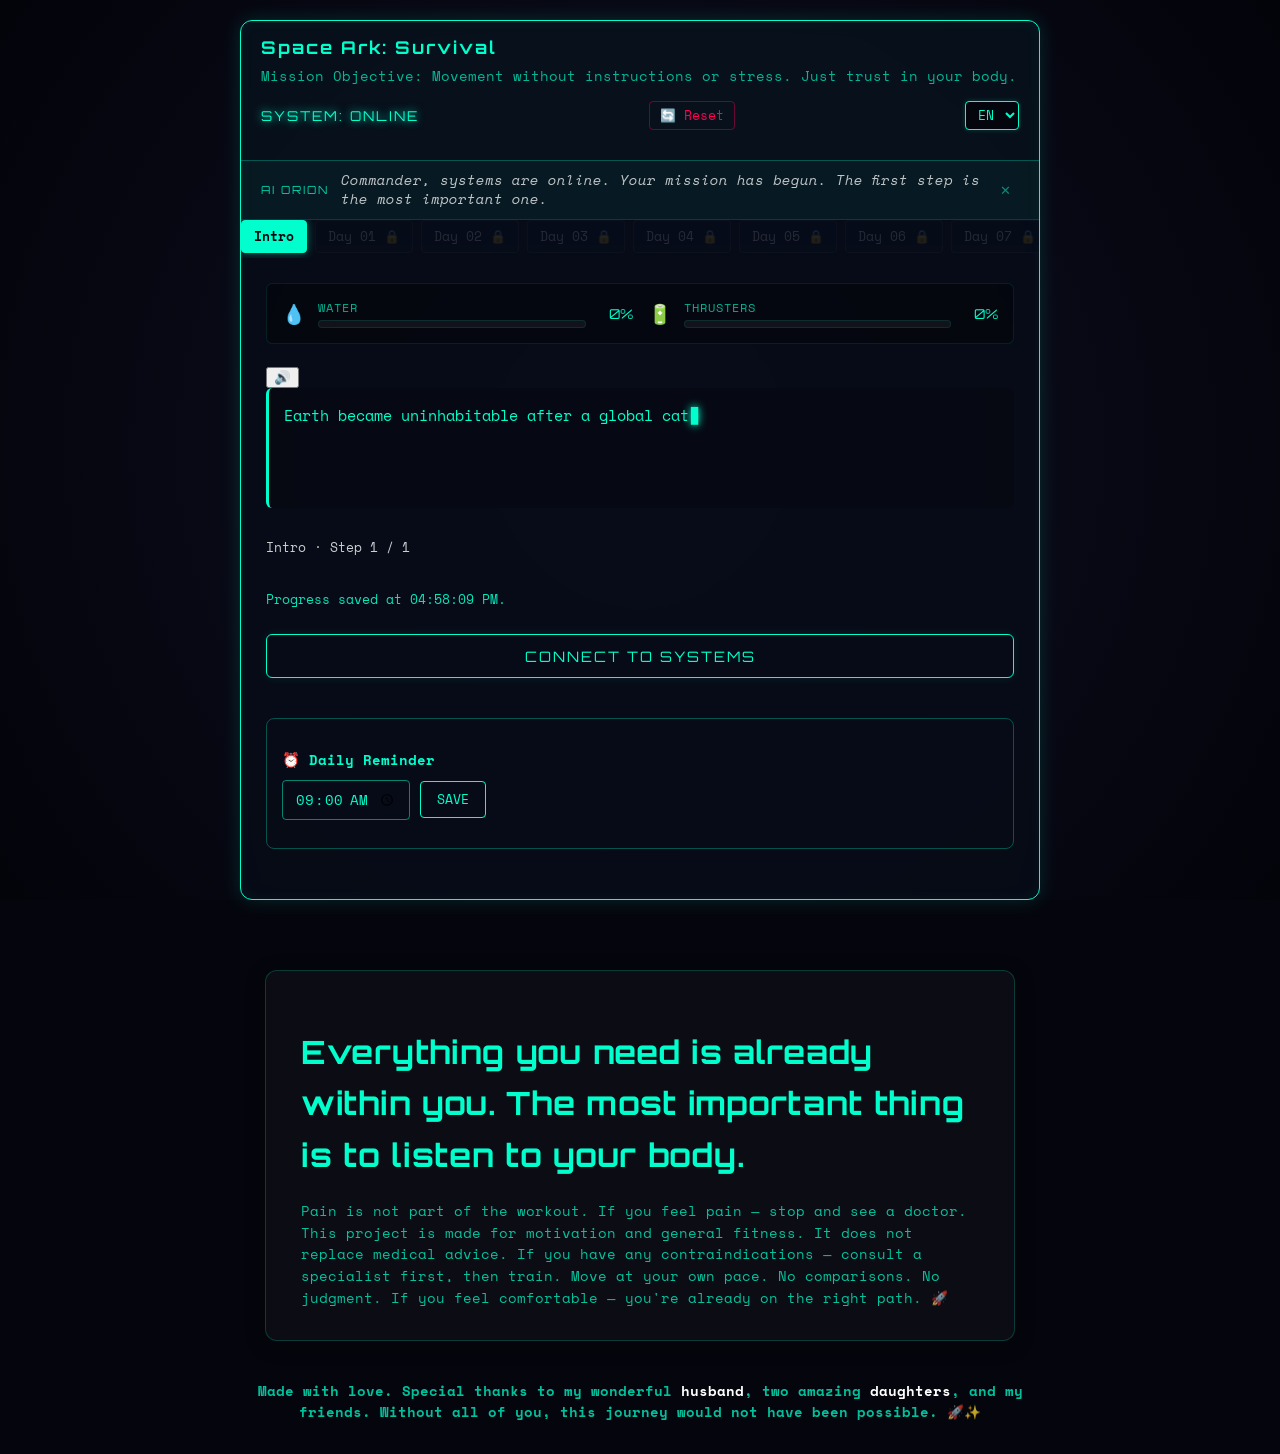
<file: index.html>
<!DOCTYPE html>
<html lang="en">
<head>
    <meta charset="UTF-8">
    <meta name="viewport" content="width=device-width, initial-scale=1.0">
    <title>Space Ark: Survival</title>
    <meta name="description" content="Space Ark: Survival is an interactive browser-based space adventure game that encourages hydration, exercise, and daily mission progress through a futuristic sci-fi storyline.">
    <meta name="keywords" content="space ark, survival game, browser game, interactive story, hydration challenge, fitness game, daily missions, sci-fi adventure">
    <meta name="author" content="Space Ark">
    <meta name="theme-color" content="#05050d">
    <link rel="canonical" href="https://yannnapol-a11y.github.io/space-ark/">
    <link rel="alternate" hreflang="en" href="https://yannnapol-a11y.github.io/space-ark/">
    <link rel="alternate" hreflang="ru" href="https://yannnapol-a11y.github.io/space-ark/">
    <link rel="alternate" hreflang="sr" href="https://yannnapol-a11y.github.io/space-ark/">
    <link rel="alternate" hreflang="x-default" href="https://yannnapol-a11y.github.io/space-ark/">
    <meta property="og:title" content="Space Ark: Survival">
    <meta property="og:description" content="Play an immersive space mission game, complete daily hydration and workout tasks, and unlock new chapters as you guide the Ark to a new home.">
    <meta property="og:type" content="website">
    <meta property="og:site_name" content="Space Ark: Survival">
    <meta property="og:locale" content="en_US">
    <meta property="og:locale:alternate" content="ru_RU">
    <meta property="og:locale:alternate" content="sr_RS">
    <meta property="og:url" content="https://yannnapol-a11y.github.io/space-ark/">
    <meta property="og:image" content="https://yannnapol-a11y.github.io/space-ark/og-image.svg">
    <meta name="robots" content="index, follow">
    <meta name="googlebot" content="index, follow">
    <meta property="twitter:card" content="summary_large_image">
    <meta property="twitter:title" content="Space Ark: Survival">
    <meta property="twitter:description" content="Interactive web experience combining hydration, exercise and sci-fi storytelling in a space survival game.">
    <meta property="twitter:image" content="https://yannnapol-a11y.github.io/space-ark/og-image.svg">
    <meta property="twitter:image:alt" content="Space Ark: Survival social preview image">
    <link rel="icon" href="icon.svg" type="image/svg+xml">
    <link rel="apple-touch-icon" href="icon.svg">
    <link rel="manifest" href="manifest.webmanifest">
    <script type="application/ld+json">
    {
      "@context": "https://schema.org",
      "@type": "WebPage",
      "name": "Space Ark: Survival",
      "description": "Interactive browser-based space adventure that encourages hydration and fitness through daily mission challenges.",
      "inLanguage": ["en", "ru", "sr"],
      "mainEntity": {
        "@type": "SoftwareApplication",
        "name": "Space Ark: Survival",
        "applicationCategory": "Game",
        "operatingSystem": "Web",
        "about": "Interactive fitness and hydration game set on a space ark.",
        "description": "An immersive sci-fi browser game that blends hydration reminders and workout motivation with an adventure storyline."
      }
    }
    </script>
    <link rel="preconnect" href="https://fonts.googleapis.com">
    <link rel="preconnect" href="https://fonts.gstatic.com" crossorigin>
    <link href="https://fonts.googleapis.com/css2?family=Orbitron:wght@400;700&family=Space+Mono:ital,wght@0,400;0,700;1,400;1,700&display=swap" rel="stylesheet">
    <link rel="stylesheet" href="style-new.css">
</head>
<body>
    <div class="eye-blink-overlay"></div>
    <div class="stars"></div>
    <a href="#main-content" class="skip-link">Skip to main content</a>
    
    <div class="terminal">       
    <header class="terminal-header">
        <div class="terminal-title">
            <h1>Space Ark: Survival</h1>
            <p class="hero-summary" id="mission-objective">Mission Objective: Movement without instructions or stress. Just trust in your body.</p>
        </div>
        <div class="status-container">
            <span class="status-indicator" id="status-indicator">SYSTEM: ONLINE</span>
            <button type="button" class="reset-btn" id="reset-btn" title="Reset progress">🔄 Reset</button>               
            <label for="lang-select" class="sr-only">Language</label>
            <select id="lang-select" class="lang-select" aria-label="Language selector">
                <option value="en">EN</option>
                <option value="ru">RU</option>
                <option value="sr">SR</option>
            </select>
        </div>            
    </header>
<div class="orion-welcome" id="orion-welcome">
    <span class="orion-welcome-label">AI ORION</span>
    <span class="orion-welcome-text" id="orion-welcome-text">Командир, системы онлайн. Ваша миссия началась. Первый шаг — самый важный.</span>
    <button type="button" class="orion-welcome-close" id="orion-welcome-close" aria-label="Close welcome message">✕</button>
</div>
    <nav id="dayNav" class="day-nav" aria-label="Mission days"></nav> 

        <main id="main-content" class="terminal-body">
            <section class="status-section" aria-labelledby="status-title">
                <h2 id="status-title" class="sr-only">Mission status</h2>
                <div class="hud">
                    <div class="hud-item">
                        <span class="hud-icon" aria-hidden="true">💧</span>
                        <div class="hud-bar-wrapper">
                            <span class="hud-label" id="label-water">Water</span>
                            <div class="hud-bar"><div class="hud-fill" id="hud-water"></div></div>
                        </div>
                        <span class="hud-percent" id="hud-water-txt">0%</span>
                    </div>
                    <div class="hud-item">
                        <span class="hud-icon" aria-hidden="true">🔋</span>
                        <div class="hud-bar-wrapper">
                            <span class="hud-label" id="label-energy">Thrusters</span>
                            <div class="hud-bar"><div class="hud-fill" id="hud-energy"></div></div>
                        </div>
                        <span class="hud-percent" id="hud-energy-txt">0%</span>
                    </div>
                </div>
            </section>

            <section class="story-section" aria-labelledby="story-title">
    <h2 id="story-title" class="sr-only">Current mission log</h2>
<button type="button" id="speak-btn" class="speak-btn" aria-label="Read story aloud">🔊</button>
<div class="output-wrapper" id="log-wrapper"> <p id="story-text" class="typing-text" role="status" aria-atomic="true"></p>
</div>

<button type="button" id="toggle-log-btn" class="toggle-log-btn" style="display: none;">📖 Read full mission log</button>
</section>

            <div class="progress-indicator" id="progress-indicator" aria-live="polite"></div>
            <div class="save-state" id="save-state" aria-live="polite"></div>
            <div class="storage-warning hidden" id="storage-warning" role="alert">
                Warning: local storage is unavailable. Progress will not be saved.
            </div>

            <button type="button" id="action-btn" class="action-btn">START SYSTEMS CALIBRATION</button>            
        <div class="reminder-settings" id="reminder-settings">
    <h3 id="reminder-title">⏰ Daily Reminder</h3>
    <div class="input-group">
        <input type="time" id="reminder-time" value="09:00">
        <button type="button" id="save-reminder" class="submit-btn">SAVE</button>
    </div>
    <p id="reminder-status"></p>
</div>
        </main>
    </div>
 

    <footer class="terminal-footer">        
    <div class="manifesto-container">
        <h2 class="manifesto-title" id="manifesto-title">Everything you need is already within you. The most important thing is to listen to your body.</h2>
        <div class="manifesto-text" id="manifesto-text">
            <p>Pain is not part of the workout. If you feel pain — stop and see a doctor. This project is made for motivation and general fitness. It does not replace medical advice. If you have any contraindications — consult a specialist first, then train. Move at your own pace. No comparisons. No judgment. If you feel comfortable — you're already on the right path. </p>
        </div>
    </div>    
        <p id="footer-thanks">Made with love. Special thanks to my wonderful husband, two amazing daughters, and my friends. Without them, this journey wouldn't be possible. 🚀✨</p>
    </footer>

    <script src="script-new.js"></script>
    
</body>
</html>
</file>
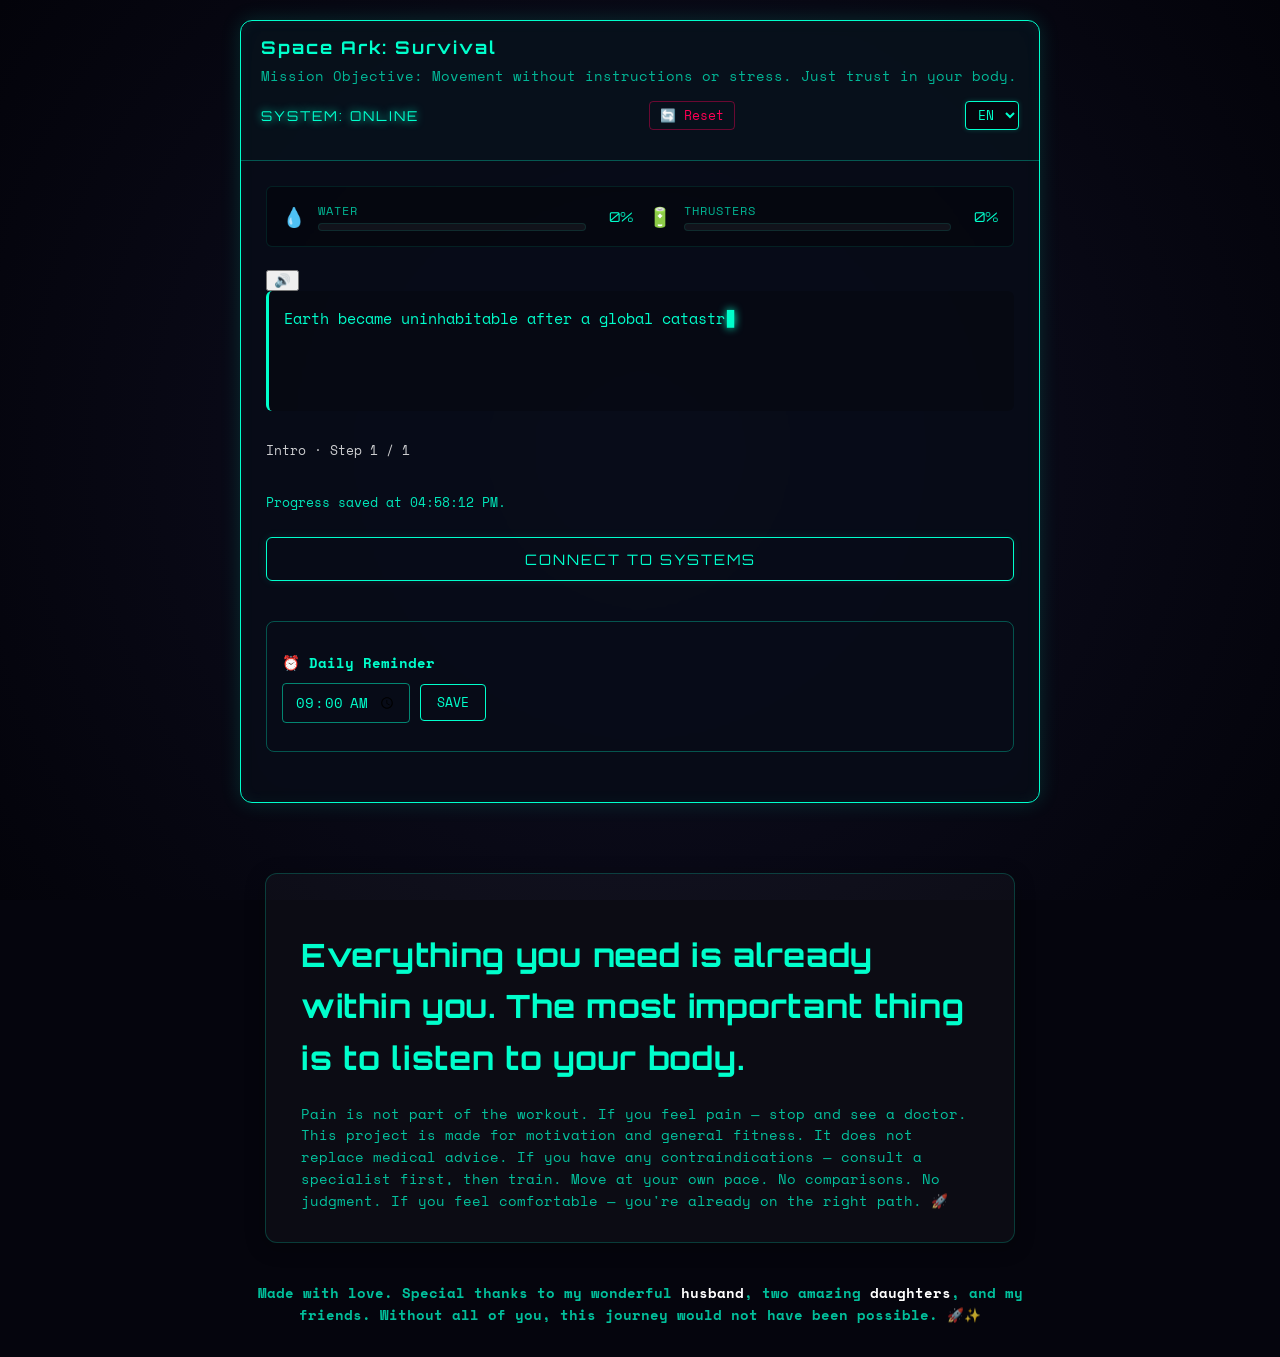
<file: index-new.html>
<!DOCTYPE html>
<html lang="en">
<head>
    <meta charset="UTF-8">
    <meta name="viewport" content="width=device-width, initial-scale=1.0">
    <title>Space Ark: Survival</title>
    <meta name="description" content="Space Ark: Survival is an interactive browser-based space adventure game that encourages hydration, exercise, and daily mission progress through a futuristic sci-fi storyline.">
    <meta name="keywords" content="space ark, survival game, browser game, interactive story, hydration challenge, fitness game, daily missions, sci-fi adventure">
    <meta name="author" content="Space Ark">
    <meta name="theme-color" content="#05050d">
    <link rel="canonical" href="https://yannnapol-a11y.github.io/space-ark/">
    <link rel="alternate" hreflang="en" href="https://yannnapol-a11y.github.io/space-ark/">
    <link rel="alternate" hreflang="ru" href="https://yannnapol-a11y.github.io/space-ark/">
    <link rel="alternate" hreflang="sr" href="https://yannnapol-a11y.github.io/space-ark/">
    <link rel="alternate" hreflang="x-default" href="https://yannnapol-a11y.github.io/space-ark/">
    <meta property="og:title" content="Space Ark: Survival">
    <meta property="og:description" content="Play an immersive space mission game, complete daily hydration and workout tasks, and unlock new chapters as you guide the Ark to a new home.">
    <meta property="og:type" content="website">
    <meta property="og:site_name" content="Space Ark: Survival">
    <meta property="og:locale" content="en_US">
    <meta property="og:locale:alternate" content="ru_RU">
    <meta property="og:locale:alternate" content="sr_RS">
    <meta property="og:url" content="https://yannnapol-a11y.github.io/space-ark/">
    <meta property="og:image" content="https://yannnapol-a11y.github.io/space-ark/og-image.svg">
    <meta name="robots" content="index, follow">
    <meta name="googlebot" content="index, follow">
    <meta property="twitter:card" content="summary_large_image">
    <meta property="twitter:title" content="Space Ark: Survival">
    <meta property="twitter:description" content="Interactive web experience combining hydration, exercise and sci-fi storytelling in a space survival game.">
    <meta property="twitter:image" content="https://yannnapol-a11y.github.io/space-ark/og-image.svg">
    <meta property="twitter:image:alt" content="Space Ark: Survival social preview image">
    <link rel="icon" href="icon.svg" type="image/svg+xml">
    <link rel="apple-touch-icon" href="icon.svg">
    <link rel="manifest" href="manifest.webmanifest">
    <script type="application/ld+json">
    {
      "@context": "https://schema.org",
      "@type": "WebPage",
      "name": "Space Ark: Survival",
      "description": "Interactive browser-based space adventure that encourages hydration and fitness through daily mission challenges.",
      "inLanguage": ["en", "ru", "sr"],
      "mainEntity": {
        "@type": "SoftwareApplication",
        "name": "Space Ark: Survival",
        "applicationCategory": "Game",
        "operatingSystem": "Web",
        "about": "Interactive fitness and hydration game set on a space ark.",
        "description": "An immersive sci-fi browser game that blends hydration reminders and workout motivation with an adventure storyline."
      }
    }
    </script>
    <link rel="preconnect" href="https://fonts.googleapis.com">
    <link rel="preconnect" href="https://fonts.gstatic.com" crossorigin>
    <link href="https://fonts.googleapis.com/css2?family=Orbitron:wght@400;700&family=Space+Mono:ital,wght@0,400;0,700;1,400;1,700&display=swap" rel="stylesheet">
    <link rel="stylesheet" href="style-new.css">
</head>
<body>
    <div class="eye-blink-overlay"></div>
    <div class="stars"></div>
    <a href="#main-content" class="skip-link">Skip to main content</a>
    
    <div class="terminal">       
        <header class="terminal-header">
            <div class="terminal-title">
                <h1>Space Ark: Survival</h1>
                <p class="hero-summary" id="mission-objective">Mission Objective: Movement without instructions or stress. Just trust in your body.</p>
                </div>
            <div class="status-container">
                <span class="status-indicator" id="status-indicator">SYSTEM: ONLINE</span>
                <button type="button" class="reset-btn" id="reset-btn" title="Reset progress">🔄 Reset</button>               
                <label for="lang-select" class="sr-only">Language</label>
                <select id="lang-select" class="lang-select" aria-label="Language selector">
                    <option value="en">EN</option>
                    <option value="ru">RU</option>
                    <option value="sr">SR</option>
                </select>
            </div>            
        </header>

        <main id="main-content" class="terminal-body">
            <section class="status-section" aria-labelledby="status-title">
                <h2 id="status-title" class="sr-only">Mission status</h2>
                <div class="hud">
                    <div class="hud-item">
                        <span class="hud-icon" aria-hidden="true">💧</span>
                        <div class="hud-bar-wrapper">
                            <span class="hud-label" id="label-water">Water</span>
                            <div class="hud-bar"><div class="hud-fill" id="hud-water"></div></div>
                        </div>
                        <span class="hud-percent" id="hud-water-txt">0%</span>
                    </div>
                    <div class="hud-item">
                        <span class="hud-icon" aria-hidden="true">🔋</span>
                        <div class="hud-bar-wrapper">
                            <span class="hud-label" id="label-energy">Thrusters</span>
                            <div class="hud-bar"><div class="hud-fill" id="hud-energy"></div></div>
                        </div>
                        <span class="hud-percent" id="hud-energy-txt">0%</span>
                    </div>
                </div>
            </section>

            <section class="story-section" aria-labelledby="story-title">
    <h2 id="story-title" class="sr-only">Current mission log</h2>
    <button type="button" id="speak-btn" class="speak-btn" aria-label="Read story aloud">🔊</button>
    <div class="output-wrapper">
        <p id="story-text" class="typing-text" role="status" aria-live="polite" aria-atomic="true"></p>
    </div>
</section>

            <div class="progress-indicator" id="progress-indicator" aria-live="polite"></div>
            <div class="save-state" id="save-state" aria-live="polite"></div>
            <div class="storage-warning hidden" id="storage-warning" role="alert">
                Warning: local storage is unavailable. Progress will not be saved.
            </div>

            <button type="button" id="action-btn" class="action-btn">START SYSTEMS CALIBRATION</button>            
        <div class="reminder-settings" id="reminder-settings">
    <h3 id="reminder-title">⏰ Daily Reminder</h3>
    <div class="input-group">
        <input type="time" id="reminder-time" value="09:00">
        <button type="button" id="save-reminder" class="submit-btn">SAVE</button>
    </div>
    <p id="reminder-status"></p>
</div>
        </main>
    </div>
 

    <footer class="terminal-footer">        
    <div class="manifesto-container">
        <h2 class="manifesto-title" id="manifesto-title">Everything you need is already inside you.</h2>
        <div class="manifesto-text" id="manifesto-text">
            <p>Complex instructions often distract us from what matters most — connecting with our body. We invite you to return to the roots. This program is based entirely on natural movements, the ones we have known since birth.</p>
            <p>You dont need to compare yourself to perfect pictures. If it feels comfortable, you are doing it right. Our goal is to bring you peace, confidence, and the joy of every movement.</p>
        </div>
    </div>    
        <p id="footer-thanks">Made with love. Special thanks to my wonderful husband, two amazing daughters, and Gemini. Without them, this journey wouldn't be possible. 🚀✨</p>
    </footer>

    <script src="script-new.js"></script>
    <script>
        // Mobile dayNav: set select to current page and scroll active link into view
        (function(){
            const sel = document.getElementById('day-nav-select');
            const nav = document.getElementById('dayNav');
            if (sel) {
                // set select to current file if option exists
                const currentFile = (location.pathname.split('/').pop() || 'index-new.html');
                const opt = Array.from(sel.options).find(o => o.value === currentFile);
                if (opt) sel.value = currentFile;
                sel.addEventListener('change', (e) => {
                    const v = e.target.value;
                    if (v) window.location.href = v;
                });
            }

            // mark active link and scroll it into view
            if (nav) {
                const links = nav.querySelectorAll('a.day-link');
                const currentFile = (location.pathname.split('/').pop() || 'index-new.html');
                for (const a of links) {
                    const href = a.getAttribute('href');
                    const full = a.href || href;
                    if (href === currentFile || full.endsWith('/' + currentFile) || full.endsWith(currentFile)) {
                        a.classList.add('active');
                        a.setAttribute('aria-current', 'page');
                        try { a.scrollIntoView({behavior: 'smooth', inline: 'center', block: 'nearest'}); } catch (e) { a.scrollIntoView(); }
                        break;
                    }
                }
            }
        })();
    </script>
</body>
</html>
</file>
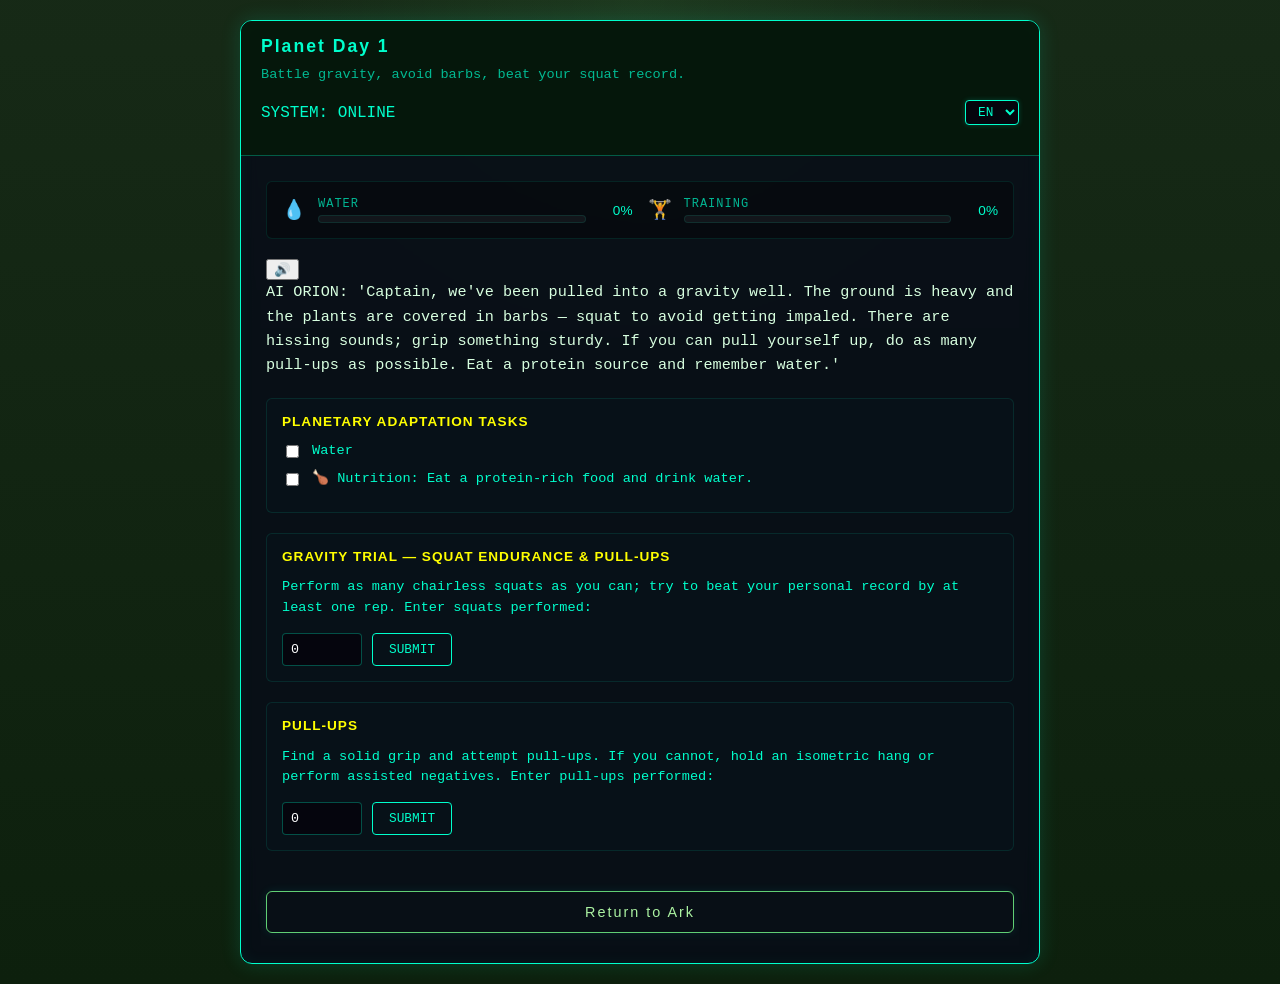
<file: planet-day-high.html>
<!DOCTYPE html>
<html lang="en">
<head>
    <meta charset="utf-8">
    <meta name="viewport" content="width=device-width,initial-scale=1">
    <title>Space Ark: Planet Day - Advanced</title>
    <link rel="stylesheet" href="style-new.css">
</head>
<body class="planet-page">
    <div class="terminal">
        <header class="terminal-header">
            <div class="terminal-title">
                <h1 id="planet-title">Planet Day - Advanced</h1>
                <p id="planet-summary" class="hero-summary">Battle gravity, avoid barbs, beat your squat record.</p>
            </div>
            <div class="status-container">
                <span id="status-indicator">SYSTEM: ONLINE</span>
                <select id="planet-lang-select" class="lang-select">
                    <option value="en">EN</option>
                    <option value="ru">RU</option>
                    <option value="sr">SR</option>
                </select>
            </div>
        </header>

        <main class="terminal-body">
            <section class="hud">
                <div class="hud-item">
                    <span class="hud-icon">💧</span>
                    <div class="hud-bar-wrapper">
                        <span class="hud-label" id="label-water">Water</span>
                        <div class="hud-bar"><div id="hud-water" class="hud-fill"></div></div>
                    </div>
                    <span id="hud-water-txt" class="hud-percent">0%</span>
                </div>
                <div class="hud-item">
                    <span class="hud-icon">🏋️</span>
                    <div class="hud-bar-wrapper">
                        <span class="hud-label" id="label-workout">Training</span>
                        <div class="hud-bar"><div id="hud-workout" class="hud-fill"></div></div>
                    </div>
                    <span id="hud-workout-txt" class="hud-percent">0%</span>
                </div>
            </section>

            <section class="story-section">
    <button type="button" id="speak-btn" class="speak-btn" aria-label="Read story aloud">🔊</button>
    <p id="planet-intro" class="typing-text">AI ORION: 'Captain, we're trapped...'</p>
</section>

            <div id="interactive-container"></div>

            <button id="back-btn" class="action-btn">Return to Ark</button>
        </main>
    </div>

    <script src="script-new.js"></script>
    <script>
        let planetGameState = {
            currentLang: 'en',
            waterDone: false,
            proteinDone: false,
            squats: 0,
            pullups: 0,
            prevSquatRecord: parseInt(localStorage.getItem('high_squat_record') || '0', 10)
        };

        document.addEventListener('DOMContentLoaded', () => {
            planetGameState.currentLang = localStorage.getItem('selectedLang') || 'en';
            document.documentElement.lang = planetGameState.currentLang;
            document.getElementById('planet-lang-select').value = planetGameState.currentLang;
            updatePlanetPageUI();

            document.getElementById('planet-lang-select').addEventListener('change', (e) => {
                planetGameState.currentLang = e.target.value;
                localStorage.setItem('selectedLang', planetGameState.currentLang);
                document.documentElement.lang = planetGameState.currentLang;
                updatePlanetPageUI();
            });

            document.getElementById('back-btn').addEventListener('click', () => window.location.href = 'index-new.html');

            renderPlanetHighDay();
            const speakBtn = document.getElementById('speak-btn');
if (speakBtn) {
    speakBtn.addEventListener('click', () => {
        if (speechSynthesis.speaking) {
            speechSynthesis.cancel();
            speakBtn.textContent = '🔊';
            return;
        }
        const text = document.getElementById('planet-intro')?.innerText?.trim() || '';
        if (!text) return;
        const lang = planetGameState.currentLang || 'en';
        const utterance = new SpeechSynthesisUtterance(text);
        utterance.lang = lang === 'ru' ? 'ru-RU' : lang === 'sr' ? 'sr-RS' : 'en-US';
        utterance.rate = 1.05;
        utterance.pitch = 0.9;
        utterance.onstart = () => speakBtn.textContent = '⏹';
        utterance.onend = () => speakBtn.textContent = '🔊';
        utterance.onerror = () => speakBtn.textContent = '🔊';
        speechSynthesis.speak(utterance);
    });
}
        });

        function updatePlanetPageUI() {
            const trans = uiTranslations[planetGameState.currentLang] || uiTranslations.en;
            document.getElementById('status-indicator').textContent = trans.systemOnline;
            document.getElementById('planet-intro').textContent = trans.planetIntroHigh || '';
            document.getElementById('label-water').textContent = trans.hudWater || 'Water';
            document.getElementById('label-workout').textContent = trans.hudWorkout || 'Training';
            document.getElementById('planet-title').textContent = trans.days?.planetDay1 || 'Planet Day - Advanced';
        }

        function renderPlanetHighDay() {
            const trans = uiTranslations[planetGameState.currentLang] || uiTranslations.en;
            const container = document.getElementById('interactive-container');

            container.innerHTML = `
                <div class="interactive-section">
                    <h3>${trans.planetTasksTitle || 'PLANETARY ADAPTATION TASKS'}</h3>
                    <div class="tasks-list">
                        <div class="task-item">
                            <input type="checkbox" id="water-planet" ${planetGameState.waterDone ? 'checked' : ''}>
                            <label for="water-planet">${trans.hudWater || '💧 Drink water'}</label>
                        </div>
                        <div class="juice-box ${planetGameState.waterDone ? '' : 'hidden'}" id="water-feedback">${trans.planetWaterDone || '✅ Hydration optimized.'}</div>

                        <div class="task-item">
                            <input type="checkbox" id="protein-planet" ${planetGameState.proteinDone ? 'checked' : ''}>
                            <label for="protein-planet">${trans.planetProteinTask || '🍗 Eat protein and drink water.'}</label>
                        </div>
                        <div class="juice-box ${planetGameState.proteinDone ? '' : 'hidden'}" id="protein-feedback">${trans.planetProteinDone || '✅ Protein consumed.'}</div>
                    </div>
                </div>

                <div class="interactive-section">
                    <h3>${trans.planetWorkoutHighTitle || 'GRAVITY TRIAL'}</h3>
                    <p class="workout-desc">${trans.planetExerciseMaxSquatsInstructions || ''}</p>
                    <div class="input-group">
                        <input type="number" id="squat-count" min="0" value="${planetGameState.squats}" placeholder="0">
                        <button id="submit-squats" class="submit-btn">${trans.planetSubmitWorkout || 'SUBMIT'}</button>
                    </div>
                </div>

                <div class="interactive-section">
                    <h3>${trans.planetPullupInstructions ? 'PULL-UPS' : 'PULL-UPS'}</h3>
                    <p class="workout-desc">${trans.planetPullupInstructions || ''}</p>
                    <div class="input-group">
                        <input type="number" id="pullup-count" min="0" value="${planetGameState.pullups}" placeholder="0">
                        <button id="submit-pullups" class="submit-btn">${trans.planetSubmitWorkout || 'SUBMIT'}</button>
                    </div>
                    <div class="juice-box hidden" id="high-feedback"></div>
                </div>
            `;

            const waterCheckbox = document.getElementById('water-planet');
            waterCheckbox && waterCheckbox.addEventListener('change', () => {
                planetGameState.waterDone = waterCheckbox.checked;
                document.getElementById('water-feedback').classList.toggle('hidden', !waterCheckbox.checked);
                updatePlanetHUD();
            });

            const proteinCheckbox = document.getElementById('protein-planet');
            proteinCheckbox && proteinCheckbox.addEventListener('change', () => {
                planetGameState.proteinDone = proteinCheckbox.checked;
                document.getElementById('protein-feedback').classList.toggle('hidden', !proteinCheckbox.checked);
                updatePlanetHUD();
            });

            document.getElementById('submit-squats').addEventListener('click', () => {
                const v = parseInt(document.getElementById('squat-count').value || '0', 10) || 0;
                planetGameState.squats = v;
                checkAndSaveSquatRecord();
                showHighFeedback();
                updatePlanetHUD();
            });

            document.getElementById('submit-pullups').addEventListener('click', () => {
                const v = parseInt(document.getElementById('pullup-count').value || '0', 10) || 0;
                planetGameState.pullups = v;
                showHighFeedback();
                updatePlanetHUD();
            });

            updatePlanetHUD();
        }

        function checkAndSaveSquatRecord() {
            const prev = planetGameState.prevSquatRecord || 0;
            const now = planetGameState.squats || 0;
            const feedback = document.getElementById('high-feedback');
            if (!feedback) return;
            if (now > prev) {
                localStorage.setItem('high_squat_record', String(now));
                planetGameState.prevSquatRecord = now;
                feedback.textContent = (uiTranslations[planetGameState.currentLang] || uiTranslations.en).planetBeatRecord || '🏆 New personal squat record!';
            } else {
                feedback.textContent = (uiTranslations[planetGameState.currentLang] || uiTranslations.en).planetNoBeat || '🔁 Not yet — keep trying.';
            }
            feedback.classList.remove('hidden');
        }

        function showHighFeedback() {
            const trans = uiTranslations[planetGameState.currentLang] || uiTranslations.en;
            const box = document.getElementById('high-feedback');
            const parts = [];
            parts.push(trans.planetWorkoutLow && (planetGameState.squats<1) ? trans.planetWorkoutLow : '');
            if (planetGameState.squats > 0) parts.push(`Squats: ${planetGameState.squats}`);
            if (planetGameState.pullups > 0) parts.push(`Pull-ups: ${planetGameState.pullups}`);
            box.textContent = parts.filter(Boolean).join(' — ');
            box.classList.remove('hidden');
        }

        function updatePlanetHUD() {
            const waterPercent = (planetGameState.waterDone && planetGameState.proteinDone) ? 100 : 0;
            const workoutPercent = Math.min(100, Math.round((planetGameState.squats / 100) * 100));
            document.getElementById('hud-water').style.width = waterPercent + '%';
            document.getElementById('hud-workout').style.width = workoutPercent + '%';
            document.getElementById('hud-water-txt').textContent = waterPercent + '%';
            document.getElementById('hud-workout-txt').textContent = workoutPercent + '%';
        }
    </script>
</body>
</html>
</file>
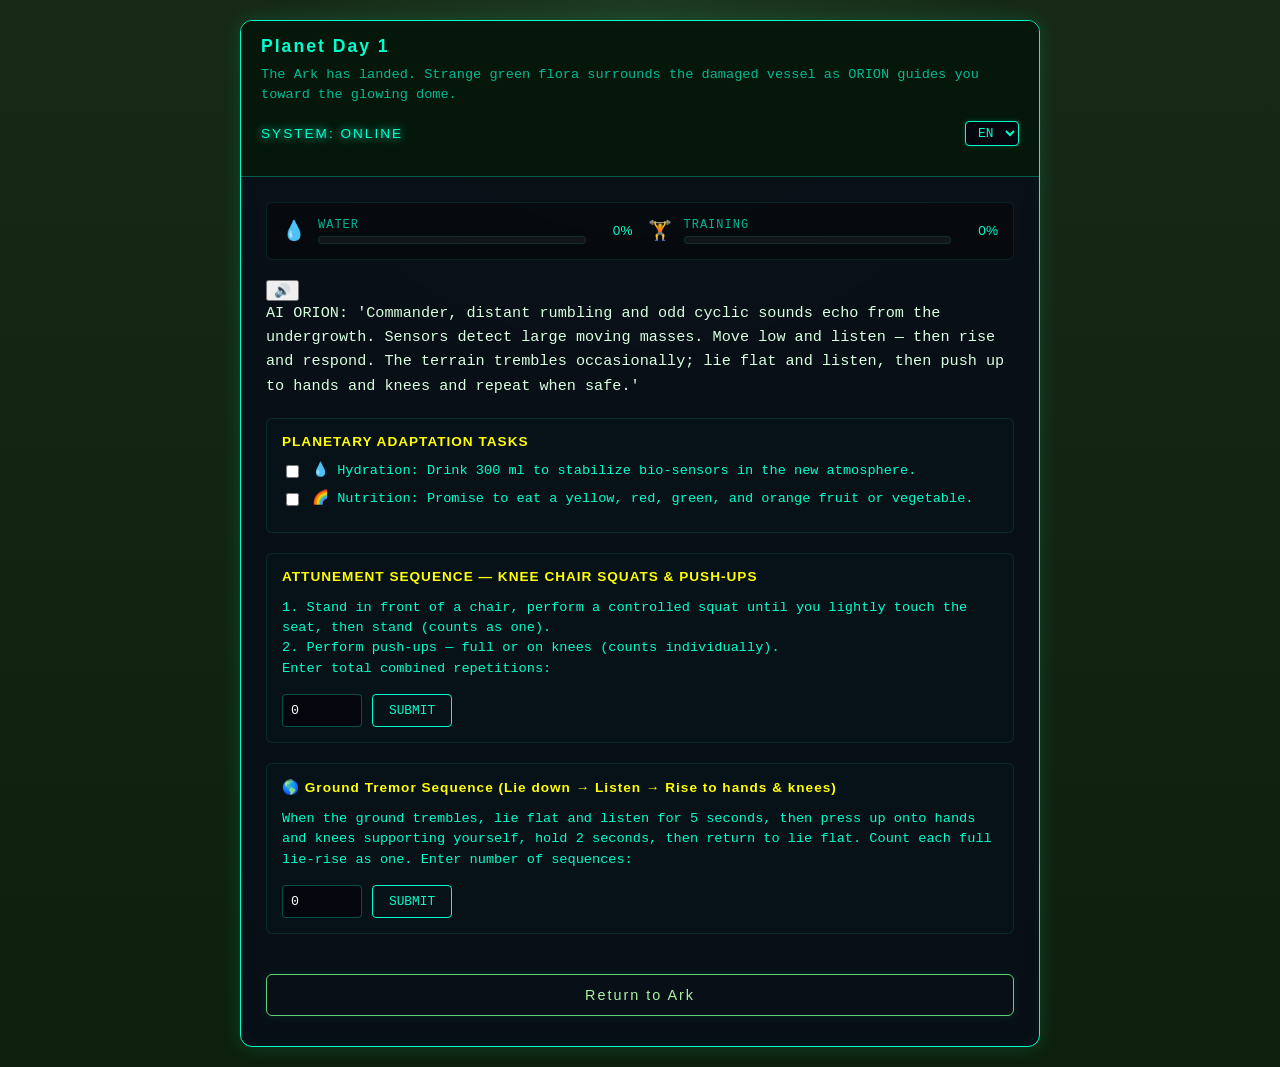
<file: planet-day-medium.html>
<!DOCTYPE html>
<html lang="en">
<head>
    <meta charset="UTF-8">
    <meta name="viewport" content="width=device-width, initial-scale=1.0">
    <title>Space Ark: Planet Day - Medium</title>
    <link rel="stylesheet" href="style-new.css">
</head>
<body class="planet-page">
    <div class="terminal">
        <header class="terminal-header">
            <div class="terminal-title">
                <h1 id="planet-title">Planet Day - Medium</h1>
                <p class="hero-summary" id="planet-summary">Strange sounds and tremors make this day tense—move carefully.</p>
            </div>
            <div class="status-container">
                <span class="status-indicator" id="status-indicator">SYSTEM: ONLINE</span>
                <div>
                    <select id="planet-lang-select" class="lang-select">
                        <option value="en">EN</option>
                        <option value="ru">RU</option>
                        <option value="sr">SR</option>
                    </select>
                </div>
            </div>
        </header>

        <main class="terminal-body">
            <section class="hud">
                <div class="hud-item">
                    <span class="hud-icon">💧</span>
                    <div class="hud-bar-wrapper">
                        <span class="hud-label" id="label-water">Water</span>
                        <div class="hud-bar"><div class="hud-fill" id="hud-water"></div></div>
                    </div>
                    <span class="hud-percent" id="hud-water-txt">0%</span>
                </div>
                <div class="hud-item">
                    <span class="hud-icon">🏋️</span>
                    <div class="hud-bar-wrapper">
                        <span class="hud-label" id="label-workout">Training</span>
                        <div class="hud-bar"><div class="hud-fill" id="hud-workout"></div></div>
                    </div>
                    <span class="hud-percent" id="hud-workout-txt">0%</span>
                </div>
            </section>

            <section class="story-section">
    <button type="button" id="speak-btn" class="speak-btn" aria-label="Read story aloud">🔊</button>
    <p id="planet-intro" class="typing-text">AI ORION: 'Captain, we're trapped...'</p>
</section>

            <div id="interactive-container"></div>

            <button id="back-btn" class="action-btn">Return to Ark</button>
        </main>
    </div>

    <script src="script-new.js"></script>
    <script>
        let planetGameState = {
            currentLang: 'en',
            waterDone: false,
            fruitsDone: false,
            squatPushReps: 0,
            tremorSeqs: 0
        };

        document.addEventListener('DOMContentLoaded', () => {
            planetGameState.currentLang = localStorage.getItem('selectedLang') || 'en';
            document.documentElement.lang = planetGameState.currentLang;
            document.getElementById('planet-lang-select').value = planetGameState.currentLang;
            updatePlanetPageUI();

            document.getElementById('planet-lang-select').addEventListener('change', (e) => {
                planetGameState.currentLang = e.target.value;
                localStorage.setItem('selectedLang', planetGameState.currentLang);
                document.documentElement.lang = planetGameState.currentLang;
                updatePlanetPageUI();
            });

            document.getElementById('back-btn').addEventListener('click', () => {
                window.location.href = 'index-new.html';
            });

            renderPlanetMediumDay();  
                const speakBtn = document.getElementById('speak-btn');
if (speakBtn) {
    speakBtn.addEventListener('click', () => {
        if (speechSynthesis.speaking) {
            speechSynthesis.cancel();
            speakBtn.textContent = '🔊';
            return;
        }
        const text = document.getElementById('planet-intro')?.innerText?.trim() || '';
        if (!text) return;
        const lang = planetGameState.currentLang || 'en';
        const utterance = new SpeechSynthesisUtterance(text);
        utterance.lang = lang === 'ru' ? 'ru-RU' : lang === 'sr' ? 'sr-RS' : 'en-US';
        utterance.rate = 1.05;
        utterance.pitch = 0.9;
        utterance.onstart = () => speakBtn.textContent = '⏹';
        utterance.onend = () => speakBtn.textContent = '🔊';
        utterance.onerror = () => speakBtn.textContent = '🔊';
        speechSynthesis.speak(utterance);
    });
}  
        });

        function updatePlanetPageUI() {
            const trans = uiTranslations[planetGameState.currentLang] || uiTranslations.en;
            document.getElementById('status-indicator').textContent = trans.systemOnline;
            document.getElementById('planet-title').textContent = trans.days?.planetDay1 || 'Planet Day - Medium';
            document.getElementById('planet-summary').textContent = trans.planetSummary || '';
            document.getElementById('label-water').textContent = trans.hudWater || 'Water';
            document.getElementById('label-workout').textContent = trans.hudWorkout || 'Training';
            document.getElementById('planet-intro').textContent = trans.planetIntroMedium || trans.planetIntroLow || '';
        }

        function renderPlanetMediumDay() {
            const trans = uiTranslations[planetGameState.currentLang] || uiTranslations.en;
            const container = document.getElementById('interactive-container');

            const html = `
                <div class="interactive-section">
                    <h3>${trans.planetTasksTitle || 'PLANETARY ADAPTATION TASKS'}</h3>
                    <div class="tasks-list">
                        <div class="task-item">
                            <input type="checkbox" id="water-planet" ${planetGameState.waterDone ? 'checked' : ''}>
                            <label for="water-planet">${trans.planetWaterTask || '💧 Hydration: Drink 300 ml.'}</label>
                        </div>
                        <div class="juice-box ${planetGameState.waterDone ? '' : 'hidden'}" id="water-feedback">${trans.planetWaterDone || '✅ Hydration optimized.'}</div>

                        <div class="task-item">
                            <input type="checkbox" id="fruits-planet" ${planetGameState.fruitsDone ? 'checked' : ''}>
                            <label for="fruits-planet">${trans.planetFruitsTask || '🌈 Promise to eat a yellow, red, green and orange fruit or vegetable.'}</label>
                        </div>
                        <div class="juice-box ${planetGameState.fruitsDone ? '' : 'hidden'}" id="fruits-feedback">${trans.planetFruitsDone || '✅ Promise given.'}</div>
                    </div>
                </div>

                <div class="interactive-section">
                    <h3>${trans.planetWorkoutMediumTitle || 'ATTUNEMENT SEQUENCE'}</h3>
                    <p class="workout-desc">${trans.planetExercise2Instructions || ''}</p>
                    <div class="input-group">
                        <input type="number" id="squatpush-reps" min="0" value="${planetGameState.squatPushReps}" placeholder="0">
                        <button type="button" id="submit-squatpush" class="submit-btn">${trans.planetSubmitWorkout || 'SUBMIT'}</button>
                    </div>
                </div>

                <div class="interactive-section">
                    <h3>${trans.planetTremorExercise || 'Ground Tremor Sequence'}</h3>
                    <p class="workout-desc">${trans.planetTremorInstructions || ''}</p>
                    <div class="input-group">
                        <input type="number" id="tremor-seqs" min="0" value="${planetGameState.tremorSeqs}" placeholder="0">
                        <button type="button" id="submit-tremor" class="submit-btn">${trans.planetSubmitWorkout || 'SUBMIT'}</button>
                    </div>
                    <div class="juice-box hidden" id="medium-feedback"></div>
                </div>
            `;

            container.innerHTML = html;

            const waterCheckbox = document.getElementById('water-planet');
            if (waterCheckbox) {
                waterCheckbox.addEventListener('change', () => {
                    planetGameState.waterDone = waterCheckbox.checked;
                    document.getElementById('water-feedback').classList.toggle('hidden', !waterCheckbox.checked);
                    updatePlanetHUD();
                });
            }

            const fruitsCheckbox = document.getElementById('fruits-planet');
            if (fruitsCheckbox) {
                fruitsCheckbox.addEventListener('change', () => {
                    planetGameState.fruitsDone = fruitsCheckbox.checked;
                    document.getElementById('fruits-feedback').classList.toggle('hidden', !fruitsCheckbox.checked);
                    updatePlanetHUD();
                });
            }

            document.getElementById('submit-squatpush').addEventListener('click', () => {
                const val = parseInt(document.getElementById('squatpush-reps').value || '0', 10);
                planetGameState.squatPushReps = isNaN(val) ? 0 : val;
                showMediumFeedback();
                updatePlanetHUD();
            });

            document.getElementById('submit-tremor').addEventListener('click', () => {
                const val = parseInt(document.getElementById('tremor-seqs').value || '0', 10);
                planetGameState.tremorSeqs = isNaN(val) ? 0 : val;
                showMediumFeedback();
                updatePlanetHUD();
            });

            updatePlanetHUD();
        }

        function showMediumFeedback() {
            const trans = uiTranslations[planetGameState.currentLang] || uiTranslations.en;
            const feedbackBox = document.getElementById('medium-feedback');
            const total = (planetGameState.squatPushReps || 0) + (planetGameState.tremorSeqs || 0);
            let msg = '';
            if (total < 1) msg = trans.planetWorkoutLow || '🔴 No movements recorded.';
            else if (total < 20) msg = trans.planetWorkoutMedium || '🟡 Gentle movements.';
            else if (total < 40) msg = trans.planetWorkoutHigh || '🟢 Good work.';
            else msg = trans.planetWorkoutVeryHigh || '🟢🟢 Outstanding!';
            feedbackBox.textContent = msg;
            feedbackBox.classList.remove('hidden');
        }

        function updatePlanetHUD() {
            const waterPercent = (planetGameState.waterDone && planetGameState.fruitsDone) ? 100 : 0;
            const totalReps = (planetGameState.squatPushReps || 0) + ((planetGameState.tremorSeqs || 0) * 2);
            const workoutPercent = Math.min(100, Math.round((totalReps / 40) * 100));
            document.getElementById('hud-water').style.width = waterPercent + '%';
            document.getElementById('hud-workout').style.width = workoutPercent + '%';
            document.getElementById('hud-water-txt').textContent = waterPercent + '%';
            document.getElementById('hud-workout-txt').textContent = workoutPercent + '%';
        }
    </script>
</body>
</html>
</file>
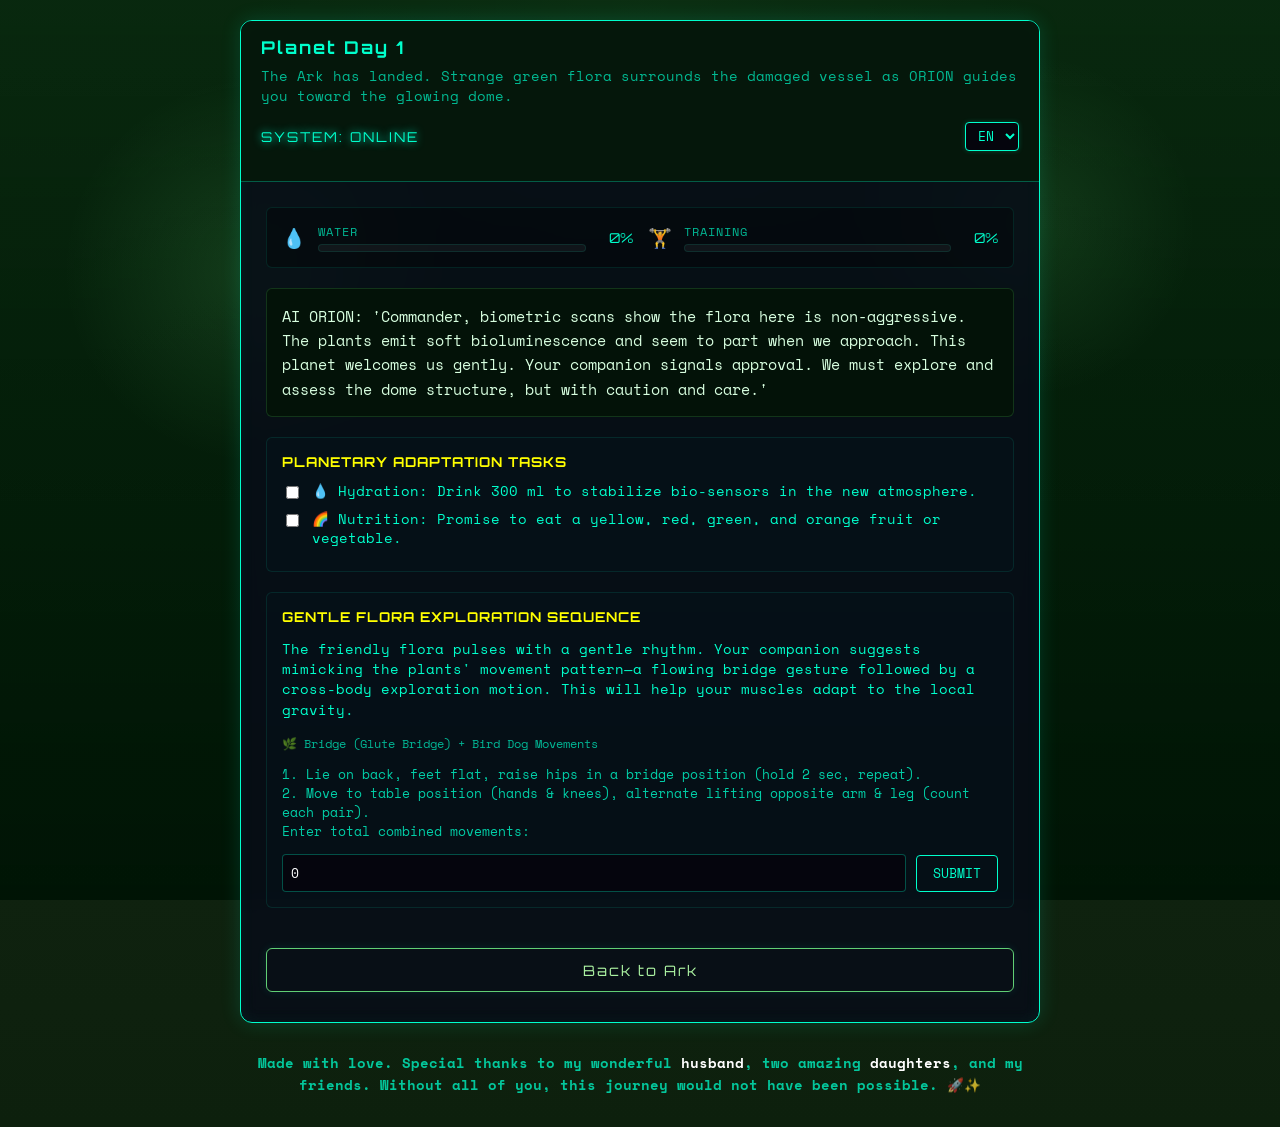
<file: planet-day1.html>
<!DOCTYPE html>
<html lang="en">
<head>
    <meta charset="UTF-8">
    <meta name="viewport" content="width=device-width, initial-scale=1.0">
    <title>Space Ark: Planet Day 1</title>
    <meta name="description" content="Space Ark: Day 1 on the unknown planet, with a fresh green landscape and a new mission beginning under the dome.">
    <link rel="preconnect" href="https://fonts.googleapis.com">
    <link rel="preconnect" href="https://fonts.gstatic.com" crossorigin>
    <link href="https://fonts.googleapis.com/css2?family=Orbitron:wght@400;700&family=Space+Mono:ital,wght@0,400;0,700;1,400;1,700&display=swap" rel="stylesheet">
    <link rel="icon" href="icon.svg" type="image/svg+xml">
    <link rel="stylesheet" href="style-new.css">
</head>
<body class="planet-page">
    <a href="#main-content" class="skip-link">Skip to main content</a>
    <div class="stars"></div>
    <div class="planet-scene"></div>

    <div class="terminal">
        <header class="terminal-header">
            <div class="terminal-title">
                <h1 id="planet-title">Planet Day 1</h1>
                <p class="hero-summary" id="planet-summary">Exploring a friendly alien world with verdant, welcoming flora.</p>
            </div>
            <div class="status-container">
                <span class="status-indicator" id="status-indicator">SYSTEM: ONLINE</span>
                <div>
                    <label for="planet-lang-select" class="sr-only">Language</label>
                    <select id="planet-lang-select" class="lang-select" aria-label="Language selector">
                        <option value="en">EN</option>
                        <option value="ru">RU</option>
                        <option value="sr">SR</option>
                    </select>
                </div>
            </div>
        </header>

        <main id="main-content" class="terminal-body">
            <section class="status-section" aria-labelledby="status-title">
                <h2 id="status-title" class="sr-only">Mission status</h2>
                <div class="hud">
                    <div class="hud-item">
                        <span class="hud-icon" aria-hidden="true">💧</span>
                        <div class="hud-bar-wrapper">
                            <span class="hud-label" id="label-water">Water</span>
                            <div class="hud-bar"><div class="hud-fill" id="hud-water"></div></div>
                        </div>
                        <span class="hud-percent" id="hud-water-txt">0%</span>
                    </div>
                    <div class="hud-item">
                        <span class="hud-icon" aria-hidden="true">🏋️</span>
                        <div class="hud-bar-wrapper">
                            <span class="hud-label" id="label-workout">Training</span>
                            <div class="hud-bar"><div class="hud-fill" id="hud-workout"></div></div>
                        </div>
                        <span class="hud-percent" id="hud-workout-txt">0%</span>
                    </div>
                </div>
            </section>

            <section class="story-section" aria-labelledby="planet-story-title">
                <h2 id="planet-story-title" class="sr-only">Planet Day 1 mission</h2>
                <div class="output-wrapper">
                    <p class="typing-text" id="planet-intro">AI ORION: 'Commander, biometric scans show the flora here is non-aggressive. The plants emit soft bioluminescence and seem to part when we approach. This planet welcomes us gently. Your companion signals approval. We must explore and assess the dome structure, but with caution and care.'</p>
                </div>
            </section>

            <div id="interactive-container"></div>

            <button type="button" id="back-btn" class="action-btn">Return to Ark</button>
        </main>
    </div>

    <footer class="terminal-footer">
        <p id="planet-footer">Made with love. Special thanks to my wonderful husband, two amazing daughters, Gemini, and Copilot. 🚀✨</p>
    </footer>

    <script src="script-new.js"></script>
    <script>
        let planetGameState = {
            currentLang: "en",
            waterDone: false,
            fruitsDone: false,
            workoutReps: 0
        };

        document.addEventListener("DOMContentLoaded", () => {
            planetGameState.currentLang = localStorage.getItem("selectedLang") || "en";
            document.documentElement.lang = planetGameState.currentLang;
            document.getElementById("planet-lang-select").value = planetGameState.currentLang;
            updatePlanetPageUI();

            document.getElementById("planet-lang-select").addEventListener("change", (e) => {
                planetGameState.currentLang = e.target.value;
                localStorage.setItem("selectedLang", planetGameState.currentLang);
                document.documentElement.lang = planetGameState.currentLang;
                updatePlanetPageUI();
            });

            document.getElementById("back-btn").addEventListener("click", () => {
                window.location.href = "index-new.html";
            });

            renderPlanetDay();
        });

        function updatePlanetPageUI() {
            const trans = uiTranslations[planetGameState.currentLang] || uiTranslations.en;
            
            document.getElementById("status-indicator").textContent = trans.systemOnline;
            document.getElementById("planet-title").textContent = trans.days?.planetDay1 || "Planet Day 1";
            document.getElementById("planet-summary").textContent = trans.planetSummary || "Exploring a friendly alien world.";
            document.getElementById("label-water").textContent = trans.hudWater || "Water";
            document.getElementById("label-workout").textContent = trans.hudWorkout || "Training";
            document.getElementById("planet-intro").textContent = trans.planetIntroLow || trans.planetIntro || "AI ORION message...";
            document.getElementById("back-btn").textContent = trans.planetBackBtn || "Return to Ark";
            document.getElementById("planet-footer").innerHTML = trans.footerThanksHtml || trans.footerThanks;
        }

        function renderPlanetDay() {
            const trans = uiTranslations[planetGameState.currentLang] || uiTranslations.en;
            const container = document.getElementById("interactive-container");
            
            let html = `
                <div class="interactive-section">
                    <h3>${trans.planetTasksTitle || "PLANETARY ADAPTATION TASKS"}</h3>
                    <div class="tasks-list">
                        <div class="task-item">
                            <input type="checkbox" id="water-planet" ${planetGameState.waterDone ? "checked" : ""}>
                            <label for="water-planet">${trans.planetWaterTask || "💧 Hydration: Drink 300 ml to stabilize bio-sensors in the new atmosphere."}</label>
                        </div>
                        <div class="juice-box ${planetGameState.waterDone ? "" : "hidden"}" id="water-feedback">${trans.planetWaterDone || "✅ Hydration optimized. Bio-sensors adapting to local frequencies."}</div>

                        <div class="task-item">
                            <input type="checkbox" id="fruits-planet" ${planetGameState.fruitsDone ? "checked" : ""}>
                            <label for="fruits-planet">${trans.planetFruitsTask || "🌈 Nutrition: Promise to eat a yellow, red, green, and orange fruit or vegetable."}</label>
                        </div>
                        <div class="juice-box ${planetGameState.fruitsDone ? "" : "hidden"}" id="fruits-feedback">${trans.planetFruitsDone || "✅ Rainbow promise given. Flora resonates with your intention."}</div>
                    </div>
                </div>

                <div class="interactive-section">
                    <h3>${trans.planetWorkoutTitle || "GENTLE FLORA EXPLORATION SEQUENCE"}</h3>
                    <p class="workout-desc">${trans.planetWorkoutDesc || "The friendly flora pulses with a gentle rhythm. Your companion suggests mimicking the plants' movement pattern—a flowing bridge gesture followed by a cross-body exploration motion. This will help your muscles adapt to the local gravity."}</p>
                    <div class="workout-form">
                        <label>${trans.planetExercise1 || "🌿 Bridge Pulse (Glute Bridge) + Bird Dog Movements"}</label>
                        <p style="font-size: 0.8rem; margin: 5px 0; color: rgba(0, 255, 204, 0.8);">${trans.planetExerciseInstructions || "1. Lie on back, feet flat, raise hips in a bridge position (hold 2 sec, repeat).<br>2. Move to table position (hands & knees), alternate lifting opposite arm & leg (count each pair).<br>Enter total combined movements:"}</p>
                        <div class="input-group">
                            <input type="number" id="planet-reps" min="0" value="${planetGameState.workoutReps}" placeholder="0" style="flex: 1;">
                            <button type="button" id="submit-planet-workout" class="submit-btn">${trans.planetSubmitWorkout || "SUBMIT"}</button>
                        </div>
                    </div>
                    <div class="juice-box bonus-box hidden" id="planet-feedback"></div>
                </div>
            `;

            container.innerHTML = html;

            const waterCheckbox = document.getElementById("water-planet");
            if (waterCheckbox) {
                waterCheckbox.addEventListener("change", () => {
                    planetGameState.waterDone = waterCheckbox.checked;
                    const feedback = document.getElementById("water-feedback");
                    if (feedback) feedback.classList.toggle("hidden", !waterCheckbox.checked);
                    updatePlanetHUD();
                });
            }

            const fruitsCheckbox = document.getElementById("fruits-planet");
            if (fruitsCheckbox) {
                fruitsCheckbox.addEventListener("change", () => {
                    planetGameState.fruitsDone = fruitsCheckbox.checked;
                    const feedback = document.getElementById("fruits-feedback");
                    if (feedback) feedback.classList.toggle("hidden", !fruitsCheckbox.checked);
                    updatePlanetHUD();
                });
            }

            const submitBtn = document.getElementById("submit-planet-workout");
            if (submitBtn) {
                submitBtn.addEventListener("click", submitPlanetWorkout);
            }

            updatePlanetHUD();
        }

        function submitPlanetWorkout() {
            const input = document.getElementById("planet-reps");
            const feedback = document.getElementById("planet-feedback");
            const trans = uiTranslations[planetGameState.currentLang] || uiTranslations.en;

            if (!input || !feedback) return;

            const reps = parseInt(input.value || "0", 10);
            if (isNaN(reps) || reps < 0) {
                feedback.textContent = trans.authMissingFields || "Please enter a valid number.";
                feedback.classList.remove("hidden");
                return;
            }

            planetGameState.workoutReps = reps;

            let message = "";
            if (reps < 1) {
                message = trans.planetWorkoutLow || "🔴 No movements recorded. Rest and try again when ready.";
            } else if (reps < 20) {
                message = trans.planetWorkoutMedium || "🟡 Gentle movements. The flora seems to recognize your rhythm. Your companion nods approvingly.";
            } else if (reps < 40) {
                message = trans.planetWorkoutHigh || "🟢 Excellent! Your body flows with the planet's harmony. The flora glows brighter around you. Your companion smiles.";
            } else {
                message = trans.planetWorkoutVeryHigh || "🟢🟢 Outstanding! You've synchronized perfectly with the alien ecosystem. Bioluminescent flowers bloom around you in celebration. The dome structure ahead pulses with welcoming light.";
            }

            feedback.innerHTML = message;
            feedback.classList.remove("hidden");
            updatePlanetHUD();
        }

        function updatePlanetHUD() {
            const waterPercent = (planetGameState.waterDone && planetGameState.fruitsDone) ? 100 : 0;
            const workoutPercent = Math.min(100, Math.round((planetGameState.workoutReps / 40) * 100));

            const waterBar = document.getElementById("hud-water");
            const workoutBar = document.getElementById("hud-workout");
            if (waterBar) waterBar.style.width = waterPercent + "%";
            if (workoutBar) workoutBar.style.width = workoutPercent + "%";

            document.getElementById("hud-water-txt").textContent = waterPercent + "%";
            document.getElementById("hud-workout-txt").textContent = workoutPercent + "%";
        }
    </script>
</body>
</html>
</file>
<file: style-new.css>
.eye-blink-overlay {/* Этот элемент создаёт эффект "глаза, открывающегося из точки" при загрузке страницы */
    position: fixed;/* Фиксируем его поверх всего контента */
    top: 50%; /* Ставим ровно по центру вертикали */
    left: 50%; /* Ставим ровно по центру горизонтали */
    transform: translate(-50%, -50%); /* Центруем саму точку */
    width: 0;/* Начинаем с нулевого размера, чтобы создать эффект раскрытия из точки */
    height: 0;/* Изначально невидимый, будет расширяться до огромного размера */
    background: transparent;/* Прозрачный центр, который будет расширяться */    
    /* Главный фокус: прозрачный центр с гигантской черной тенью вокруг */
    box-shadow: 0 0 0 100vmax #000; /* Огромная тень, которая будет расширяться, создавая эффект "глаза" или "портала" */
    border-radius: 50% / 30%; /* Делает форму круглой, как глаз или портал */
    z-index: 9999; /*Этот элемент должен быть на самом-самом верхнем слое, чтобы перекрывать весь контент во время анимации*/
    pointer-events: none;/* Не мешаем кликам, так как это просто визуальный эффект */
    animation: openFromPoint 4s forwards ease-in-out;/* Запускаем анимацию раскрытия из точки при загрузке страницы */
}
/* Сценарий раскрытия */
@keyframes openFromPoint {/* Начинаем с маленькой точки и огромной тени */
    0% {/* Начинаем с маленькой точки и огромной тени */
        width: 0;/* Начинаем с нулевого размера, чтобы создать эффект раскрытия из точки */
        height: 0;/* Изначально невидимый, будет расширяться до огромного размера */
        border-radius: 50%; /* Начинаем с круглой точки */
    }
   40% {
        /* К середине анимации делаем его супер-широким, но плоским */
        width: 150vw; 
        height: 4px; /* Вот она, тонкая щель! */
        border-radius: 50% / 10%; /* Сильно прижимаем края */
        opacity: 1;/* Щель полностью видна, создавая эффект "глаза, открывающегося из точки" */
    }
    100% {/* В конце анимации щель раскрывается вширь и исчезает, открывая сайт */
        /* В самом конце щель раскрывается вширь и исчезает */
        width: 300vw;/* Расширяем до огромного размера, чтобы полностью раскрыть сайт */
        height: 300vh;/* Достаточно, чтобы покрыть весь экран, даже при прокрутке */
        border-radius: 50%;/* Круглая форма сохраняется, но теперь это огромный "глаз", который раскрывается */
        opacity: 0; /* Полностью растворяется, открывая сайт */
    }
}
*, *::before, *::after {/* Универсальный селектор для всех элементов и их псевдоэлементов */
    box-sizing: border-box;/* Устанавливаем box-sizing: border-box для всех элементов, чтобы padding и border включались в общую ширину и высоту элемента, что облегчает управление размерами и предотвращает неожиданные переполнения */
}

:root {
    --neon-cyan: #00ffcc;/* Яркий неоновый циан для основных акцентов и текста */
    --neon-pink: #ff0055;/* Яркий неоновый розовый для акцентов и важных элементов */
    --neon-yellow: #ffff00;/* Яркий неоновый желтый для акцентов и важных элементов */
    --bg-dark: #05050d;/* Очень темный фон для создания контраста с неоновыми цветами */
    --terminal-bg: rgba(8, 12, 24, 0.85);/* Полупрозрачный темный фон для терминала, чтобы создать эффект глубины и "стеклянного" интерфейса */
    --font-title: 'Orbitron', sans-serif;/* Стильный шрифт для заголовков, который придаёт футуристический вид */
    --font-body: 'Space Mono', monospace;/* Моноширинный шрифт для основного текста, который напоминает терминал и придаёт атмосферу космической одиссеи */
}

body {
    background-color: var(--bg-dark);
    color: var(--neon-cyan);
    font-family: var(--font-body);
    margin: 0;
    padding: 20px;
    display: flex;
    flex-direction: column;
    justify-content: center;
    align-items: center;
    min-height: 100vh;
    box-sizing: border-box;
    overflow-x: hidden;
    touch-action: manipulation;
}

button,
input,
select,
textarea {
    touch-action: manipulation;
    -webkit-tap-highlight-color: transparent;
}

.stars {
    position: fixed;
    top: 0; left: 0;
    width: 100%; height: 100%;
    background: radial-gradient(circle, rgba(16,16,36,1) 0%, rgba(3,3,10,1) 100%);
    z-index: -1;
    overflow: hidden;
}

.star {
    position: absolute;
    background-color: #fff;
    border-radius: 50%;
    box-shadow: 0 0 4px #fff;
    opacity: 0;
    animation: warp infinite linear;
}

@keyframes warp {
    0% {
        opacity: 0;
        transform: translateX(0) scale(0.2);
    }
    15% {
        opacity: 0.9;
    }
    90% {
        opacity: 0.5;
    }
    100% {
        opacity: 0;
        transform: translateX(var(--tx)) scale(2);
    }
}
.terminal {
    width: 100%;
    max-width: 800px;
    background-color: var(--terminal-bg);
    border: 1px solid var(--neon-cyan);
    border-radius: 12px;
    box-shadow: 0 0 20px rgba(0, 255, 204, 0.15), inset 0 0 15px rgba(0, 255, 204, 0.05);
    display: flex;
    flex-direction: column;
    overflow: hidden;
    backdrop-filter: blur(8px);
}

.terminal-header {
    border-bottom: 1px solid rgba(0, 255, 204, 0.3);
    padding: 15px 20px;
    background: rgba(0, 255, 204, 0.02);
}

.skip-link {
    position: absolute;
    left: 0;
    top: 0;
    transform: translateY(-120%);
    background: rgba(0, 0, 0, 0.9);
    color: var(--neon-cyan);
    padding: 10px 16px;
    z-index: 10;
    border-radius: 0 0 8px 0;
    text-decoration: none;
    transition: transform 0.2s ease;
}

.skip-link:focus-visible {
    transform: translateY(0);
    outline: 2px solid var(--neon-yellow);
}

.terminal-title {
    display: flex;
    flex-direction: column;
    gap: 8px;
    margin-bottom: 15px;
}

.terminal-title h1 {
    font-family: var(--font-title);
    font-size: 1.1rem;
    margin: 0;
    letter-spacing: 2px;
}

.powered-badge {
    display: inline-block;
    align-self: flex-start;
    margin-top: 4px;
    padding: 6px 12px;
    border-radius: 999px;
    border: 1px solid rgba(0, 255, 204, 0.3);
    background: rgba(0, 255, 204, 0.08);
    color: #d8ffff;
    font-size: 0.78rem;
    letter-spacing: 0.04em;
    text-transform: uppercase;
    box-shadow: inset 0 0 6px rgba(0, 255, 204, 0.08);
    max-width: fit-content;
}

.hero-summary {
    margin: 0;
    color: rgba(0, 255, 204, 0.7);
    font-size: 0.85rem;
    line-height: 1.5;
}

.progress-indicator {
    color: rgba(255, 255, 255, 0.8);
    font-size: 0.8rem;
    margin: 10px 0 0;
    min-height: 24px;
}

.mission-log {
    background: rgba(0, 0, 0, 0.25);
    border: 1px solid rgba(0, 255, 204, 0.15);
    border-radius: 12px;
    padding: 14px;
    margin-top: 16px;
}

.mission-log-header {
    display: flex;
    align-items: center;
    justify-content: space-between;
    gap: 12px;
    flex-wrap: wrap;
    margin-bottom: 12px;
}

.mission-log-header h2 {
    font-family: var(--font-title);
    font-size: 0.95rem;
    margin: 0;
    color: var(--neon-yellow);
}

.share-btn {
    background: transparent;
    border: 1px solid rgba(0, 255, 204, 0.4);
    color: var(--neon-cyan);
    font-family: var(--font-body);
    font-size: 0.8rem;
    padding: 8px 12px;
    border-radius: 999px;
    cursor: pointer;
    transition: all 0.2s ease;
}

.share-btn:hover,
.share-btn:focus-visible {
    background: rgba(0, 255, 204, 0.12);
    outline: none;
    box-shadow: 0 0 12px rgba(0, 255, 204, 0.25);
}

.mission-log-content {
    font-size: 0.82rem;
    line-height: 1.5;
    color: rgba(255, 255, 255, 0.9);
}

.mission-log-content p,
.mission-log-content ul {
    margin: 0 0 10px;
}

.mission-log-content ul {
    padding-left: 18px;
}

.mission-log-content li {
    margin-bottom: 6px;
}

.share-message {
    margin-top: 10px;
    color: var(--neon-yellow);
    font-size: 0.82rem;
}

.hidden {
    display: none;
}

.save-state {
    color: rgba(0, 255, 204, 0.9);
    font-size: 0.8rem;
    margin: 8px 0 0;
    min-height: 24px;
}

.storage-warning {
    background: rgba(255, 90, 90, 0.08);
    border: 1px solid rgba(255, 110, 110, 0.3);
    color: #ff9ea0;
    padding: 10px 14px;
    border-radius: 6px;
    font-size: 0.82rem;
    margin-top: 10px;
}

.nav-btn[aria-current="page"] {
    box-shadow: 0 0 16px rgba(255, 255, 255, 0.3);
}

.nav-btn:focus-visible,
.reset-btn:focus-visible,
.lang-select:focus-visible,
.action-btn:focus-visible,
.submit-btn:focus-visible,
.input-group input[type="number"]:focus-visible {
    outline: 2px solid var(--neon-cyan);
    outline-offset: 2px;
}

.status-container {
    display: flex;
    justify-content: space-between;
    align-items: center;
    margin-bottom: 15px;
}

.status-indicator {
    font-family: var(--font-title);
    font-size: 0.85rem;
    letter-spacing: 2px;
    text-shadow: 0 0 8px var(--neon-cyan);
}

.reset-btn {
    background: transparent;
    border: 1px solid rgba(255, 0, 85, 0.4);
    color: var(--neon-pink);
    font-family: var(--font-body);
    font-size: 0.8rem;
    padding: 4px 10px;
    border-radius: 4px;
    cursor: pointer;
    transition: all 0.2s ease;
}

.reset-btn:hover {
    background: rgba(255, 0, 85, 0.1);
    box-shadow: 0 0 8px var(--neon-pink);
}

.lang-select {
    background: var(--bg-dark);
    border: 1px solid var(--neon-cyan);
    color: var(--neon-cyan);
    font-family: var(--font-body);
    font-size: 0.8rem;
    padding: 3px 8px;
    border-radius: 4px;
    cursor: pointer;
    outline: none;
    box-shadow: 0 0 5px rgba(0, 255, 204, 0.2);
    transition: all 0.2s ease;
}

.lang-select:hover, .lang-select:focus {
    box-shadow: 0 0 10px var(--neon-cyan);
    background: rgba(0, 255, 204, 0.05);
}

.day-nav {
    display: flex;
    gap: 8px;
    overflow-x: auto;
    padding-bottom: 5px;
    scroll-snap-type: x mandatory;
}

.day-nav-select {
    display: none;
    background: var(--bg-dark);
    border: 1px solid rgba(0,255,204,0.15);
    color: var(--neon-cyan);
    padding: 8px 10px;
    border-radius: 6px;
}

.day-nav::-webkit-scrollbar {
    height: 4px;
}

.day-nav::-webkit-scrollbar-thumb {
    background: rgba(0, 255, 204, 0.3);
    border-radius: 2px;
}

.nav-btn {
    background: rgba(8, 16, 32, 0.6);
    border: 1px solid rgba(0, 255, 204, 0.2);
    color: rgba(0, 255, 204, 0.6);
    padding: 6px 12px;
    border-radius: 4px;
    cursor: pointer;
    font-family: var(--font-body);
    font-size: 0.8rem;
    white-space: nowrap;
    transition: all 0.2s ease;
    scroll-snap-align: start;
}

.nav-btn:hover:not(:disabled) {
    border-color: var(--neon-cyan);
    color: var(--neon-cyan);
    background: rgba(0, 255, 204, 0.05);
}

.nav-btn.active {
    border-color: var(--neon-cyan);
    color: var(--bg-dark);
    background-color: var(--neon-cyan);
    box-shadow: 0 0 10px rgba(0, 255, 204, 0.4);
    font-weight: bold;
}

/* Day link styles (used in dayNav) */
.day-link {
    background: rgba(8, 16, 32, 0.6);
    border: 1px solid rgba(0, 255, 204, 0.15);
    color: rgba(0, 255, 204, 0.7);
    padding: 6px 12px;
    border-radius: 6px;
    text-decoration: none;
    font-family: var(--font-body);
    font-size: 0.82rem;
}

.day-link.active {
    border-color: var(--neon-cyan);
    color: var(--bg-dark);
    background-color: var(--neon-cyan);
    box-shadow: 0 0 12px rgba(0, 255, 204, 0.25);
    font-weight: 700;
}

/* Subtle transition + glow on hover/active */
.day-link,
.day-nav-select {
    transition: transform 200ms ease, box-shadow 240ms ease, background-color 200ms ease;
}

.day-link:hover {
    transform: translateY(-2px);
    box-shadow: 0 6px 18px rgba(0, 255, 204, 0.12);
}

.day-link.active {
    transform: translateY(-2px) scale(1.02);
    box-shadow: 0 10px 30px rgba(0, 255, 204, 0.24), 0 0 30px rgba(0,255,204,0.08) inset;
}

/* Make the mobile select look like a button */
.day-nav-select {
    -webkit-appearance: none;
    -moz-appearance: none;
    appearance: none;
    background: linear-gradient(180deg, rgba(0,255,204,0.06), rgba(0,255,204,0.02));
    border: 1px solid rgba(0,255,204,0.18);
    color: var(--neon-cyan);
    padding: 12px 14px;
    border-radius: 8px;
    font-size: 0.9rem;
    box-shadow: 0 6px 18px rgba(0, 255, 204, 0.06);
}

.day-nav-select:focus {
    outline: none;
    box-shadow: 0 10px 30px rgba(0,255,204,0.18);
}

.nav-btn:disabled {
    opacity: 0.4;
    cursor: not-allowed;
    border-color: rgba(255, 255, 255, 0.05);
    color: rgba(255, 255, 255, 0.3);
}

.terminal-body {
    padding: 25px;
    display: flex;
    flex-direction: column;
    gap: 20px;
    padding-bottom: 30px;
}

.seo-content {
    background: rgba(0, 0, 0, 0.2);
    border: 1px solid rgba(0, 255, 204, 0.12);
    padding: 18px;
    border-radius: 8px;
    color: rgba(255, 255, 255, 0.9);
    margin: 20px 0 0;
}

.seo-content h2,
.seo-content h3 {
    margin: 0 0 10px;
    color: var(--neon-yellow);
    font-family: var(--font-title);
}

.seo-content p {
    margin: 0 0 12px;
    line-height: 1.7;
    font-size: 0.9rem;
}

.hud {
    display: grid;
    grid-template-columns: 1fr 1fr;
    gap: 15px;
    background: rgba(0, 0, 0, 0.3);
    padding: 15px;
    border-radius: 6px;
    border: 1px solid rgba(0, 255, 204, 0.1);
}

.hud-item {
    display: flex;
    align-items: center;
    gap: 12px;
}

.hud-icon {
    font-size: 1.2rem;
}

.hud-bar-wrapper {
    flex-grow: 1;
}

.hud-label {
    font-size: 0.75rem;
    text-transform: uppercase;
    letter-spacing: 1px;
    display: block;
    margin-bottom: 4px;
    color: rgba(0, 255, 204, 0.7);
}

.hud-bar {
    height: 8px;
    background: rgba(255, 255, 255, 0.05);
    border-radius: 4px;
    overflow: hidden;
    border: 1px solid rgba(0, 255, 204, 0.1);
}

.hud-fill {
    width: 0;
    height: 100%;
    background: linear-gradient(90deg, #00b3ff, var(--neon-cyan));
    box-shadow: 0 0 8px var(--neon-cyan);
    transition: width 0.4s ease;
}

#hud-energy {
    background: linear-gradient(90deg, #ff0055, var(--neon-yellow));
    box-shadow: 0 0 8px var(--neon-pink);
}

.hud-percent {
    font-family: var(--font-title);
    font-size: 0.85rem;
    min-width: 35px;
    text-align: right;
}

.output-wrapper {
    min-height: 120px;
    background: rgba(0,0,0,0.2);
    padding: 15px;
    border-radius: 6px;
    border-left: 3px solid var(--neon-cyan);
}

.typing-text {
    line-height: 1.6;
    font-size: 0.95rem;
    margin: 0;
    white-space: pre-line;
}

/* Мигающий курсор во время печати */
.typing-cursor::after {
    content: '▋';
    color: var(--neon-cyan);
    animation: cursor-blink 0.7s step-end infinite;
    margin-left: 2px;
    text-shadow: 0 0 8px var(--neon-cyan);
}

@keyframes cursor-blink {
    0%, 100% { opacity: 1; }
    50% { opacity: 0; }
}


.orion-talk {
    color: #fff;
    border-left: 2px solid var(--neon-pink);
    padding-left: 15px;
    margin-bottom: 25px;
    font-style: italic;
}

.interactive-section {
    background: rgba(0, 255, 204, 0.01);
    border: 1px solid rgba(0, 255, 204, 0.1);
    border-radius: 6px;
    padding: 15px;
    margin-bottom: 20px;
}

.interactive-section h3 {
    margin-top: 0;
    font-family: var(--font-title);
    font-size: 0.85rem;
    letter-spacing: 1px;
    color: var(--neon-yellow);
    margin-bottom: 12px;
}

.task-item {
    display: flex;
    align-items: flex-start;
    gap: 10px;
    margin-bottom: 8px;
}

.task-item input[type="checkbox"] {
    margin-top: 4px;
    accent-color: var(--neon-cyan);
    cursor: pointer;
}

.task-item label {
    cursor: pointer;
    line-height: 1.4;
    font-size: 0.85rem;
}

.juice-box {
    background: rgba(0, 255, 204, 0.05);
    border: 1px dashed var(--neon-cyan);
    padding: 10px;
    border-radius: 4px;
    font-size: 0.8rem;
    margin-top: 8px;
    color: #fff;
}

.hidden {
    display: none !important;
}

.sr-only {
    position:absolute;
    width:1px;
    height:1px;
    padding:0;
    margin:-1px;
    overflow:hidden;
    clip:rect(0,0,0,0);
    border:0;
    white-space:nowrap;
}

.next-day-btn {
    margin-top: 20px;
}

.bonus-box {
    border-color: var(--neon-pink);
    background: rgba(255, 0, 85, 0.03);
}

.workout-desc {
    font-size: 0.85rem;
    line-height: 1.5;
    margin-bottom: 15px;
}

.workout-form {
    display: flex;
    flex-direction: column;
    gap: 8px;
}

.workout-form label {
    font-size: 0.75rem;
    color: rgba(0, 255, 204, 0.7);
}

.input-group {
    display: flex;
    gap: 10px;
    align-items: center;
    flex-wrap: wrap;
}
.timer-container {
    display: flex;
    align-items: center;
    gap: 15px;
}

#timer-seconds {
    font-family: 'Orbitron', sans-serif;
    font-size: 2rem;
    color: #00ffcc;
    line-height: 1;
    min-width: 2.5rem;
    text-align: center;
    display: inline-block;
}

#timer-phase {
    font-family: 'Space Mono', monospace;
    font-size: 0.8rem;
    letter-spacing: 2px;
    color: #00ffcc;
}

#timer-rounds {
    font-family: 'Space Mono', monospace;
    font-size: 0.75rem;
    color: rgba(180, 220, 210, 0.7);
    min-width: 80px;
    display: inline-block;
}

.input-group input[type="number"] {
    background: var(--bg-dark);
    border: 1px solid rgba(0, 255, 204, 0.3);
    color: #fff;
    padding: 8px;
    font-family: var(--font-body);
    border-radius: 4px;
    width: 80px;
    outline: none;
}

.input-group input[type="number"]:focus {
    border-color: var(--neon-cyan);
    box-shadow: 0 0 8px rgba(0, 255, 204, 0.3);
}

.submit-btn {
    background: transparent;
    border: 1px solid var(--neon-cyan);
    color: var(--neon-cyan);
    padding: 8px 16px;
    font-family: var(--font-body);
    font-size: 0.8rem;
    border-radius: 4px;
    cursor: pointer;
    transition: all 0.2s ease;
}

.submit-btn:hover {
    background: rgba(0, 255, 204, 0.1);
    box-shadow: 0 0 10px rgba(0, 255, 204, 0.3);
}

.action-btn {
    background: transparent;
    border: 1px solid var(--neon-cyan);
    color: var(--neon-cyan);
    font-family: var(--font-title);
    padding: 12px 24px;
    font-size: 0.9rem;
    border-radius: 6px;
    cursor: pointer;
    letter-spacing: 2px;
    box-shadow: 0 0 10px rgba(0, 255, 204, 0.1);
    transition: all 0.3s ease;
    align-self: center;
    width: 100%;
}

.action-btn:hover {
    background-color: var(--neon-cyan);
    color: var(--bg-dark);
    box-shadow: 0 0 15px rgba(0, 255, 204, 0.5);
    font-weight: bold;
}

.next-day-btn {
    border-color: var(--neon-yellow);
    color: var(--neon-yellow);
    box-shadow: 0 0 10px rgba(255, 255, 0, 0.1);
}

.next-day-btn:hover {
    background-color: var(--neon-yellow);
    color: var(--bg-dark);
    box-shadow: 0 0 15px rgba(255, 255, 0, 0.5);
}

.victory-container h2 {
    font-family: var(--font-title);
    color: var(--neon-yellow);
    text-align: center;
    margin-top: 0;
}

.victory-log-title {
    color: var(--neon-pink);
    margin-bottom: 10px;
}

.victory-stats {
    display: flex;
    gap: 20px;
    margin-bottom: 20px;
    flex-wrap: wrap;
    justify-content: center;
}

.stat-box {
    border: 1px solid var(--neon-cyan);
    padding: 10px;
    border-radius: 4px;
    min-width: 160px;
    text-align: center;
}

.victory-step {
    margin-bottom: 15px;
}

.terminal-footer {
    width: 100%;
    max-width: 800px;
    margin-top: 30px;
    margin-bottom: 10px;
    text-align: center;
    font-size: 0.85rem;
    line-height: 1.6;
    color: rgba(0, 255, 204, 0.75);
    font-family: var(--font-body);
}

body.planet-page {
    background: radial-gradient(circle at top, rgba(120, 255, 140, 0.08), transparent 30%),
                linear-gradient(180deg, rgba(10, 30, 10, 0.95), rgba(0, 20, 0, 0.95));
}

body.planet-page .stars {
    background: none;
}

body.planet-page .planet-scene {
    position: fixed;
    inset: 0;
    z-index: 0;
    background: radial-gradient(circle at 20% 30%, rgba(120, 255, 140, 0.12), transparent 16%),
                radial-gradient(circle at 80% 25%, rgba(120, 255, 140, 0.1), transparent 14%),
                linear-gradient(180deg, rgba(0, 40, 10, 0.6), rgba(0, 20, 5, 0.95));
}

body.planet-page .terminal {
    position: relative;
    z-index: 1;
}

body.planet-page .terminal-header {
    background: rgba(5, 25, 10, 0.85);
}

body.planet-page .output-wrapper {
    background: rgba(4, 20, 8, 0.92);
    border: 1px solid rgba(100, 255, 120, 0.15);
}

body.planet-page .typing-text {
    color: #d8ffe0;
}

body.planet-page .action-btn {
    border-color: rgba(120, 255, 140, 0.8);
    color: rgba(180, 255, 170, 0.95);
}

body.planet-page .action-btn:hover {
    background-color: rgba(120, 255, 140, 0.15);
}

.terminal-footer.footer-highlight {
    background: rgba(0, 255, 204, 0.08);
    border: 1px solid rgba(0, 255, 204, 0.22);
    border-radius: 10px;
    padding: 16px 18px;
    box-shadow: 0 0 28px rgba(0, 255, 204, 0.18);
    animation: glow-footer 4s ease-in-out infinite;
}

.terminal-footer p {
    margin: 0;
    font-weight: 600;
}

.terminal-footer strong,
.terminal-footer em {
    color: #ffffff;
}

@keyframes glow-footer {
    0%, 100% {
        box-shadow: 0 0 20px rgba(0, 255, 204, 0.12);
        transform: translateY(0);
    }
    50% {
        box-shadow: 0 0 28px rgba(0, 255, 204, 0.26);
        transform: translateY(-1px);
    }
}

@media (prefers-reduced-motion: reduce) {
    * {
        scroll-behavior: auto !important;
        transition-duration: 0.01ms !important;
        animation-duration: 0.01ms !important;
        animation-iteration-count: 1 !important;
    }
}

/* ============================================
   МОБИЛЬНАЯ АДАПТАЦИЯ
   ============================================ */

/* Планшеты и большие телефоны (до 768px) */
@media (max-width: 768px) {
    body {
        padding: 10px;
        justify-content: flex-start;
        padding-top: 10px;
    }

    .terminal {
        border-radius: 8px;
    }

    .terminal-header {
        padding: 12px 15px;
    }

    .status-container {
        flex-wrap: wrap;
        gap: 8px;
        margin-bottom: 10px;
    }

    .status-indicator {
        font-size: 0.75rem;
        letter-spacing: 1px;
        flex: 1 1 auto;
    }

    .reset-btn {
        padding: 6px 12px;
        font-size: 0.75rem;
        min-height: 36px; /* удобнее тапать */
    }

    .lang-select {
        padding: 6px 10px;
        font-size: 0.8rem;
        min-height: 36px;
    }

    .day-nav {
        gap: 6px;
        padding-bottom: 8px;
    }

    /* On small screens show select instead of link list */
    .day-nav a.day-link { display: none; }
    .day-nav-select { display: block; width: 100%; }

    .nav-btn {
        padding: 8px 10px;
        font-size: 0.72rem;
        min-height: 38px; /* стандартный размер touch target */
        border-radius: 6px;
    }

    .terminal-body {
        padding: 15px;
        gap: 15px;
    }

    /* HUD стекируется в одну колонку на маленьких экранах */
    .hud {
        grid-template-columns: 1fr;
        gap: 10px;
        padding: 12px;
    }

    .hud-item {
        gap: 10px;
    }

    .hud-bar {
        height: 10px; /* чуть толще — лучше видно */
    }

    .output-wrapper {
        min-height: 100px;
        padding: 12px;
    }

    .typing-text {
        font-size: 0.88rem;
        line-height: 1.65;
    }

    .orion-talk {
        font-size: 0.85rem;
        padding-left: 12px;
        margin-bottom: 18px;
    }

   .interactive-section {
    background: rgba(0, 255, 204, 0.03);
    border: 1px solid rgba(0, 255, 204, 0.2);
    border-radius: 8px;
    padding: 20px;
    margin-bottom: 20px;
    box-shadow: 0 4px 20px rgba(0, 0, 0, 0.3);
}

.interactive-section h3 {
    margin-top: 0;
    font-family: var(--font-title);
    font-size: 0.85rem;
    letter-spacing: 2px;
    color: var(--neon-yellow);
    margin-bottom: 16px;
    padding-bottom: 10px;
    border-bottom: 1px solid rgba(0, 255, 204, 0.1);
}


    .task-item label {
        font-size: 0.82rem;
    }

    /* Форма тренировки: кнопка под инпутом */
    .input-group {
        flex-direction: column;
        align-items: stretch;
        gap: 8px;
    }

    .input-group input[type="number"] {
        width: 100%;
        box-sizing: border-box;
        padding: 10px;
        font-size: 1rem;
        min-height: 44px;
    }

    .submit-btn {
        width: 100%;
        padding: 12px;
        font-size: 0.85rem;
        min-height: 44px;
        box-sizing: border-box;
    }

    .action-btn {
        padding: 14px 20px;
        font-size: 0.82rem;
        letter-spacing: 1px;
        min-height: 48px;
    }

    .next-day-btn {
        margin-top: 15px !important;
    }

    .juice-box {
        font-size: 0.78rem;
        padding: 10px;
    }

    .terminal-footer {
        margin-top: 20px;
        font-size: 0.65rem;
        padding: 0 10px;
    }

    .victory-container h2 {
        font-size: 1rem;
    }
}

/* Маленькие телефоны (до 480px) */
@media (max-width: 480px) {
    body {
        padding: 6px;
    }

    .terminal {
        border-radius: 6px;
    }

    .terminal-header {
        padding: 10px 12px;
    }

    .status-indicator {
        font-size: 0.68rem;
        letter-spacing: 0.5px;
    }

    .nav-btn {
        padding: 7px 8px;
        font-size: 0.65rem;
        min-height: 36px;
    }

    /* Extra small phones: ensure select visible */
    .day-nav a.day-link { display: none; }
    .day-nav-select { display: block; width: 100%; }

    .terminal-body {
        padding: 12px;
        gap: 12px;
    }

    .hud-label {
        font-size: 0.68rem;
    }

    .hud-percent {
        font-size: 0.75rem;
        min-width: 30px;
    }

    .typing-text {
        font-size: 0.82rem;
    }

    .orion-talk {
        font-size: 0.8rem;
    }

    .task-item label {
        font-size: 0.78rem;
    }

    .workout-desc {
        font-size: 0.78rem;
    }

    .action-btn {
        font-size: 0.75rem;
        letter-spacing: 0.5px;
        padding: 12px 16px;
    }
}
.manifesto-container {
    max-width: 750px;
    margin: 40px auto;
    padding: 30px 35px;
    background: rgba(255, 255, 255, 0.03);
    border: 1px solid rgba(0, 255, 204, 0.2);
    border-radius: 12px;
    text-align: left;
    box-shadow: 0 4px 20px rgba(0, 0, 0, 0.3);
}

.manifesto-title {
    font-family: 'Orbitron', system-ui, -apple-system, sans-serif;
    font-size: 2rem;
    color: #00ffcc;
    margin-bottom: 20px;
    letter-spacing: 0.7px;
    font-weight: 700;
}

.manifesto-text p {
    font-family: system-ui, -apple-system, BlinkMacSystemFont, "Segoe UI", Roboto, Helvetica, Arial, sans-serif;
    font-size: 1.1rem;
    line-height: 1.65;
    color: #e2e8f0;
    margin-bottom: 16px;
    letter-spacing: 0.2px;
}

.manifesto-text p:first-child {
    color: var(--neon-yellow);
    font-weight: 700;
}

.manifesto-text p:last-child {
    margin-bottom: 0;
}
.reminder-settings {
    margin: 20px 0;
    padding: 15px;
    border: 1px solid rgba(0, 255, 204, 0.3);
    border-radius: 8px;
}

.reminder-settings h3 {
    font-family: 'Space Mono', monospace;
    font-size: 0.9rem;
    color: #00ffcc;
    margin-bottom: 10px;
}

#reminder-status {
    font-family: 'Space Mono', monospace;
    font-size: 0.8rem;
    color: rgba(180, 220, 210, 0.8);
    margin-top: 8px;
}

input[type="time"] {
    background: transparent;
    border: 1px solid rgba(0, 255, 204, 0.5);
    color: #00ffcc;
    padding: 8px 12px;
    font-family: 'Space Mono', monospace;
    font-size: 0.85rem;
    border-radius: 4px;
}
.days-progress {
    padding: 10px 20px;
    border-bottom: 1px solid rgba(0, 255, 204, 0.15);
}

.days-track {
    display: flex;
    gap: 8px;
    align-items: center;
    flex-wrap: wrap;
}

.day-dot {
    width: 28px;
    height: 28px;
    border-radius: 50%;
    border: 2px solid rgba(0, 255, 204, 0.3);
    background: transparent;
    transition: all 0.3s ease;
    position: relative;
}

.day-dot.completed {
    background: #00ffcc;
    border-color: #00ffcc;
    box-shadow: 0 0 8px rgba(0, 255, 204, 0.6);
}

.day-dot.current {
    border-color: #00ffcc;
    box-shadow: 0 0 12px rgba(0, 255, 204, 0.4);
    animation: pulse-dot 1.5s ease-in-out infinite;
}

@keyframes pulse-dot {
    0%, 100% { box-shadow: 0 0 6px rgba(0, 255, 204, 0.4); }
    50% { box-shadow: 0 0 16px rgba(0, 255, 204, 0.8); }
}
/* Базовые стили для нашей новой кнопки */
.toggle-log-btn {
    background: transparent;
    border: 1px dashed rgba(0, 255, 204, 0.6);
    color: #00ffcc;
    font-family: 'Space Mono', monospace;
    font-size: 0.85rem;
    padding: 8px 16px;
    margin: 10px 0;
    cursor: pointer;
    border-radius: 4px;
    width: 100%;
    text-align: center;
    transition: all 0.3s ease;
}

.toggle-log-btn:hover {
    background: rgba(0, 255, 204, 0.1);
    box-shadow: 0 0 8px rgba(0, 255, 204, 0.3);
}

/* Стили магии сжатия только для мобильных экранов */
@media (max-width: 767px) {
    /* Когда класс .collapsed активен, ограничиваем высоту */
    .output-wrapper.collapsed {
        max-height: 160px; /* Высота примерно 3-4 абзацев текста */
        overflow: hidden;
        position: relative;
    }

    /* Эффект футуристичного космического затухания текста снизу */
    .output-wrapper.collapsed::after {
        content: '';
        position: absolute;
        bottom: 0;
        left: 0;
        width: 100%;
        height: 60px;
        background: linear-gradient(to bottom, transparent, #05050d); /* Подстраивается под цвет фона твоего сайта */
        pointer-events: none;
    }
}
.victory-warp-text {
    font-family: 'Orbitron', monospace;
    font-size: 1.3rem;
    color: #00ffcc;
    text-align: center;
    letter-spacing: 4px;
    margin-bottom: 30px;
    animation: blink 2s infinite ease-in-out;
}

.victory-orion-message {
    border-left: 2px solid #00ffcc;
    padding: 16px 20px;
    margin: 0 0 30px 0;
    background: rgba(0, 255, 204, 0.05);
    border-radius: 0 8px 8px 0;
}

.victory-orion-label {
    font-family: 'Orbitron', monospace;
    font-size: 0.8rem;
    color: #00ffcc;
    letter-spacing: 2px;
    display: block;
    margin-bottom: 8px;
}

.victory-orion-message p {
    color: #e2e8f0;
    font-style: italic;
    line-height: 1.7;
    margin: 0;
}

.victory-badge-wrapper {
    display: flex;
    flex-direction: column;
    align-items: center;
    gap: 16px;
    margin: 30px 0;
}

#victory-badge {
    width: 280px;
    max-width: 100%;
}
.orion-welcome {
    display: flex;
    align-items: center;
    gap: 12px;
    padding: 10px 20px;
    background: rgba(0, 255, 204, 0.06);
    border-bottom: 1px solid rgba(0, 255, 204, 0.15);
    animation: fadeIn 1.5s ease-in;
}

.orion-welcome-label {
    font-family: 'Orbitron', monospace;
    font-size: 0.7rem;
    color: #00ffcc;
    letter-spacing: 2px;
    white-space: nowrap;
    opacity: 0.8;
}

.orion-welcome-text {
    font-size: 0.85rem;
    color: rgba(255, 255, 255, 0.75);
    font-style: italic;
    line-height: 1.4;
    flex: 1;
}

.orion-welcome-close {
    background: none;
    border: none;
    color: rgba(0, 255, 204, 0.5);
    cursor: pointer;
    font-size: 0.8rem;
    padding: 4px 8px;
    transition: color 0.2s;
}

.orion-welcome-close:hover {
    color: #00ffcc;
}

.orion-welcome.hidden {
    display: none;
}
@media (max-width: 600px) {
    .day-nav {
        gap: 6px;
        padding: 8px 12px 10px;
    }

    .day-link {
        padding: 8px 10px;
        font-size: 0.75rem;
        border-radius: 6px;
    }

    .day-link.active {
        padding: 9px 13px;
        font-size: 0.82rem;
        font-weight: 700;
        box-shadow: 0 0 16px rgba(0, 255, 204, 0.5);
        transform: translateY(-2px) scale(1.06);
        z-index: 1;
        position: relative;
    }

    .nav-btn {
        padding: 8px 10px;
        font-size: 0.75rem;
    }

    .nav-btn.active {
        padding: 9px 13px;
        font-size: 0.82rem;
        box-shadow: 0 0 16px rgba(0, 255, 204, 0.5);
        transform: scale(1.06);
        position: relative;
        z-index: 1;
    }
}
</file>
